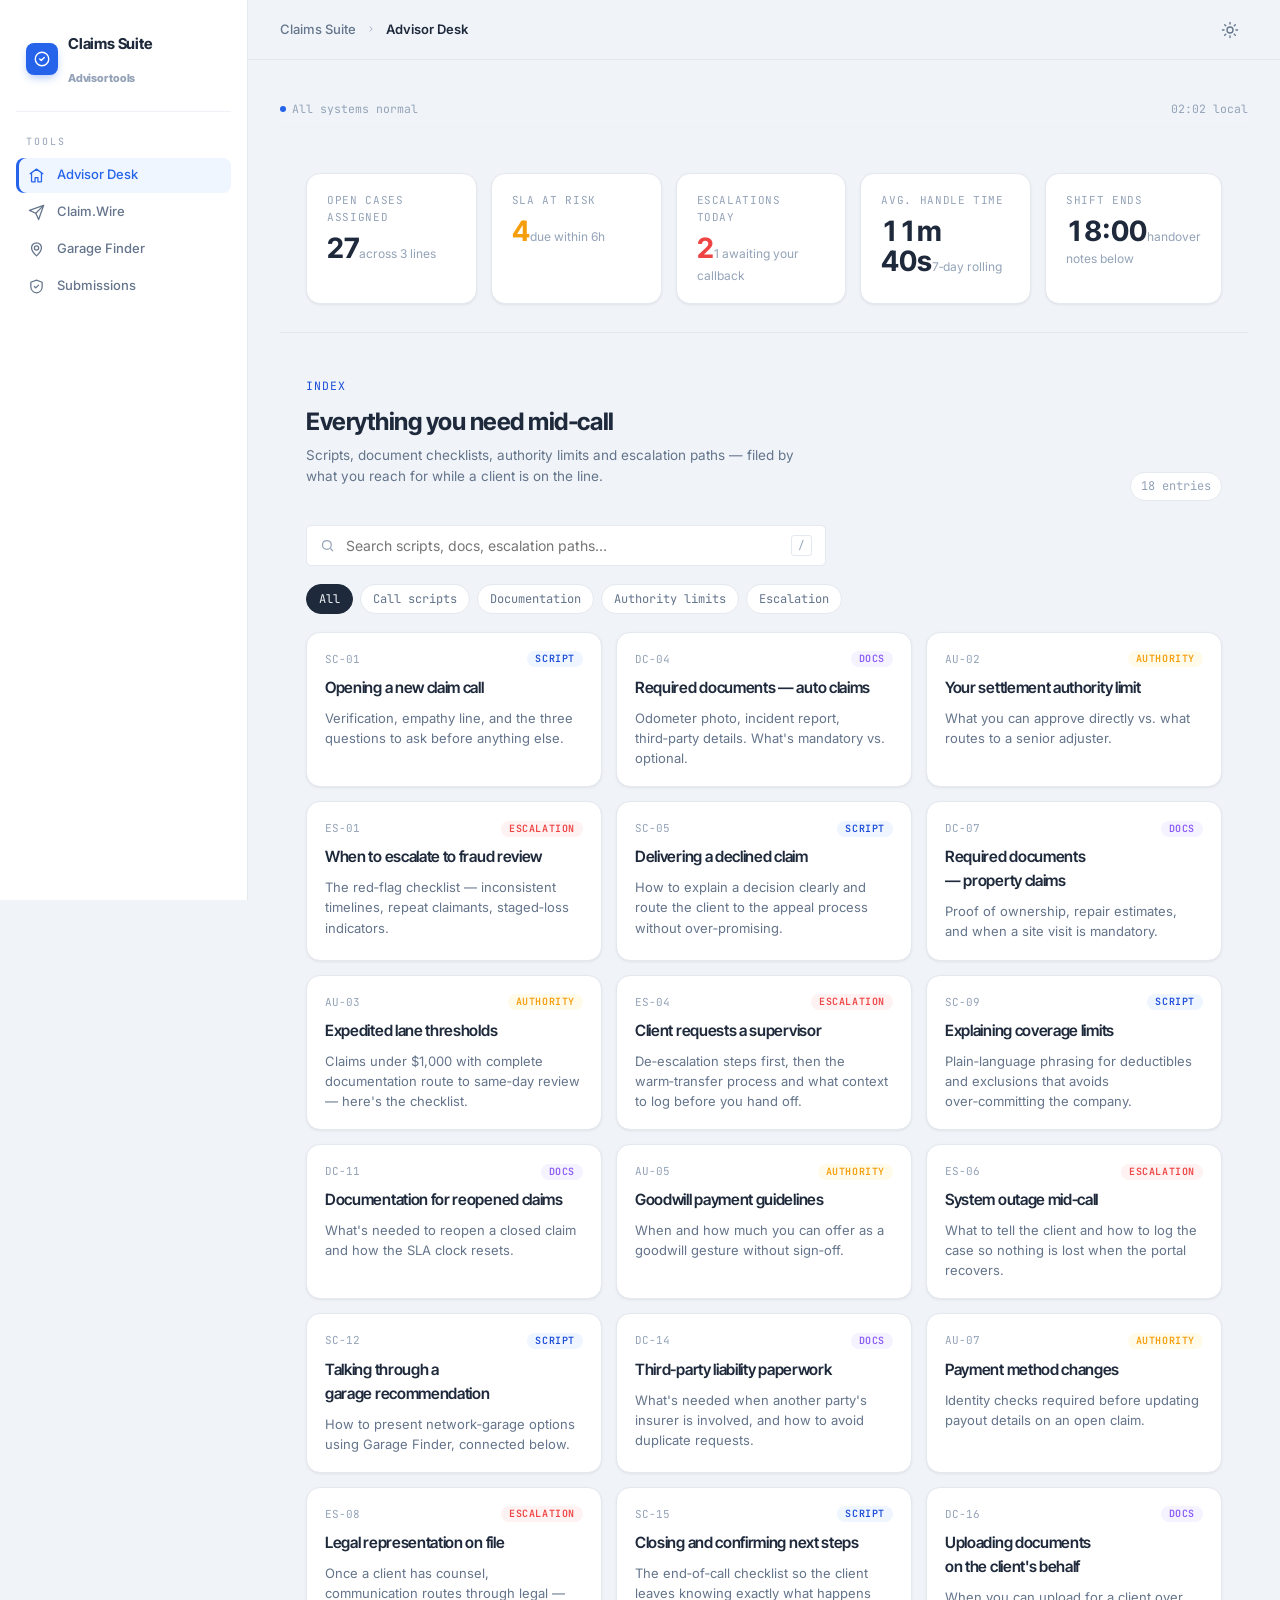
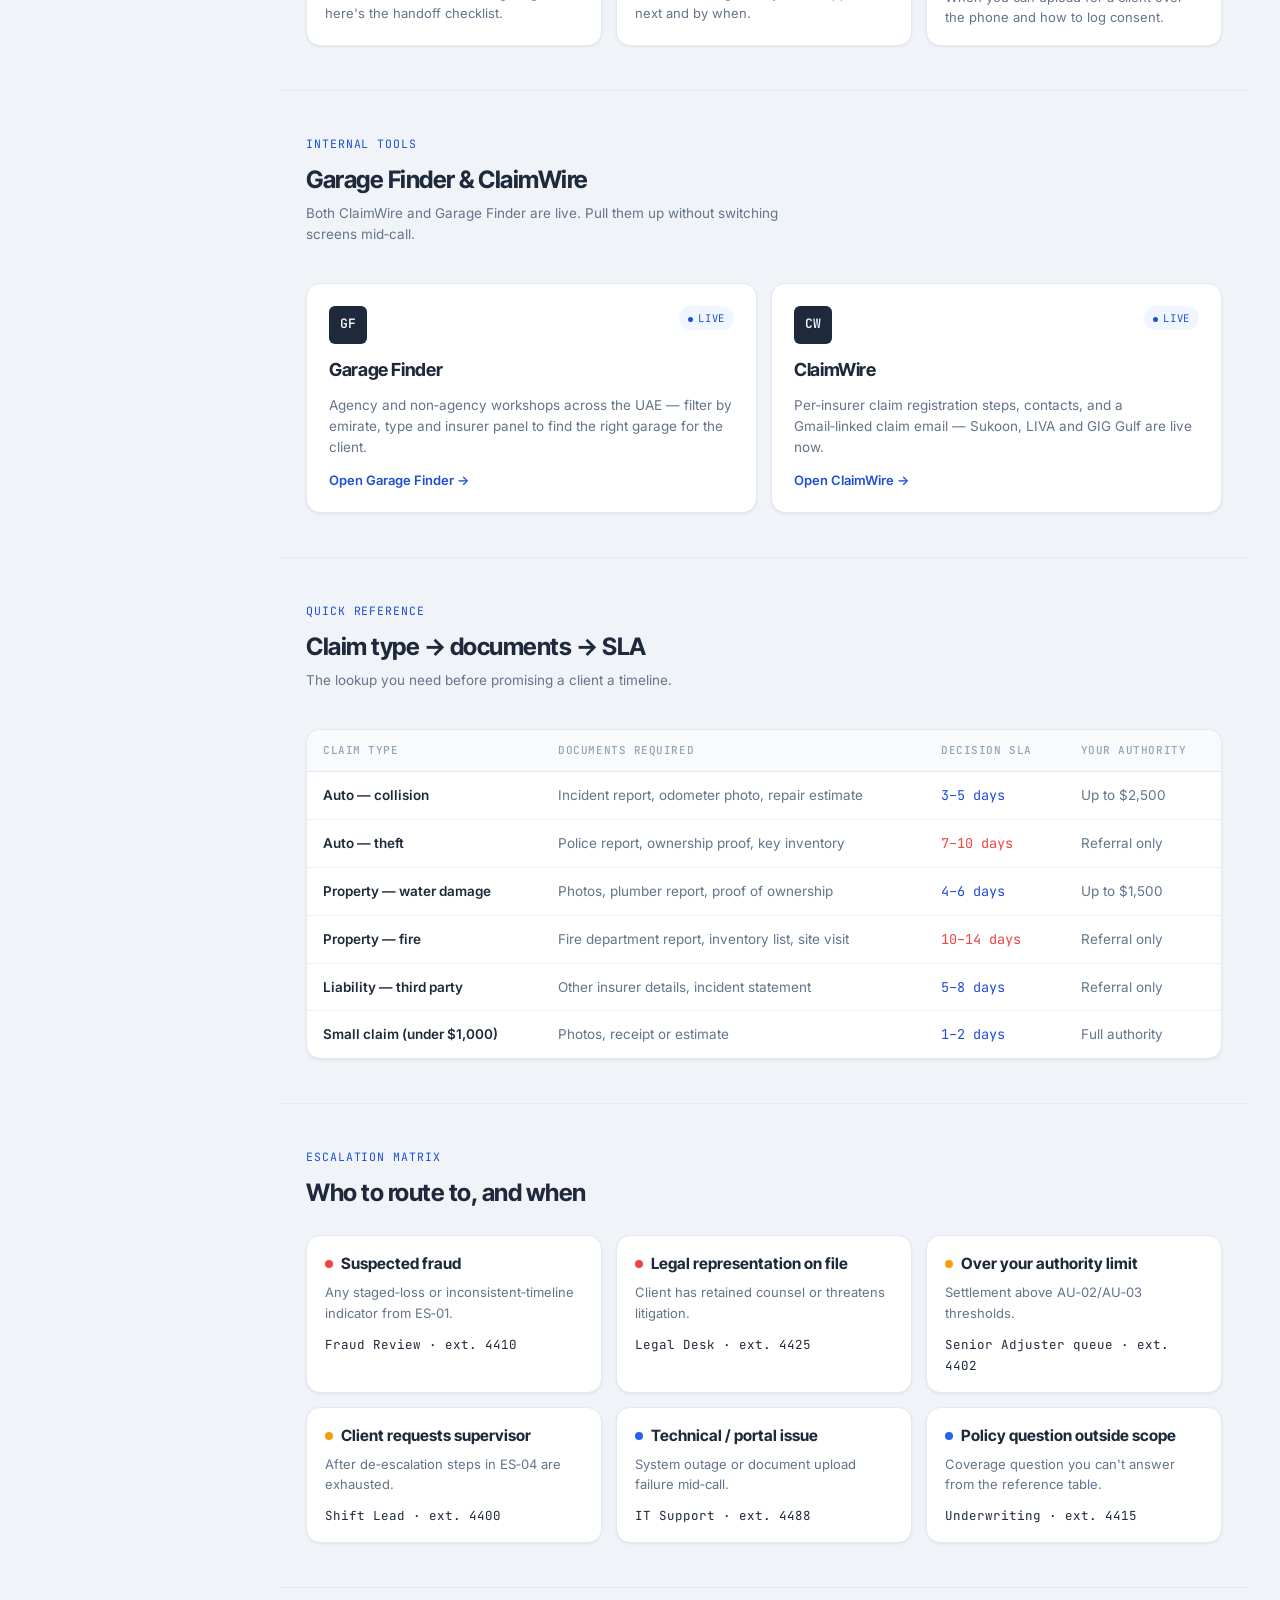
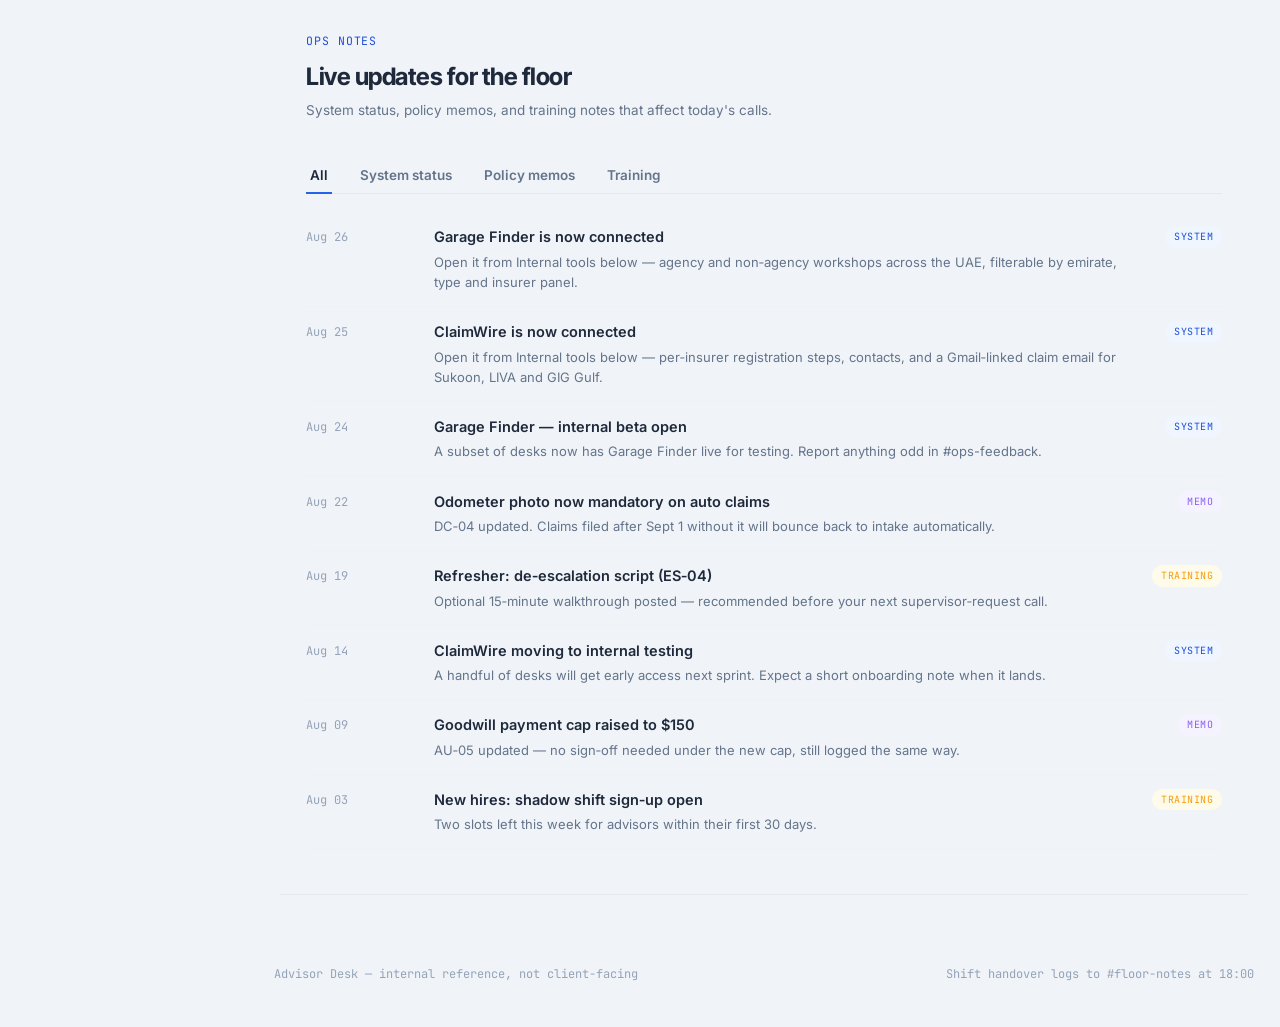
<file: index.html>
<!DOCTYPE html>
<html lang="en">
<head>
<meta charset="UTF-8">
<meta name="viewport" content="width=device-width, initial-scale=1.0, viewport-fit=cover">
<meta name="description" content="Advisor Desk — scripts, docs, authority limits, escalation paths, and links to Garage Finder and Claim.Wire.">
<link rel="icon" href="logo.svg?v=1">
<title>Advisor Desk</title>
<script>try{var t=localStorage.getItem('claims-suite-theme');if(t)document.documentElement.setAttribute('data-theme',t);}catch(e){}</script>
<link rel="stylesheet" href="css/theme-adminator.css">
<link rel="stylesheet" href="css/advisor-desk.css">
</head>
<body data-active="advisor-desk" data-crumbs="Claims Suite | Advisor Desk">

<div class="shell">
<div data-shell-sidebar></div>
<div class="main">
<div data-shell-topbar></div>
<main class="content">
  <div class="wrap topline" style="margin-bottom:18px;">
    <span class="status-dot">All systems normal</span>
    <span id="clock">—</span>
  </div>
  <section class="shiftboard">
    <div class="wrap">
      <div class="board-grid">
        <div class="board-cell"><span class="k">Open cases assigned</span><span class="v">27</span><span class="d">across 3 lines</span></div>
        <div class="board-cell"><span class="k">SLA at risk</span><span class="v warn">4</span><span class="d">due within 6h</span></div>
        <div class="board-cell"><span class="k">Escalations today</span><span class="v flag">2</span><span class="d">1 awaiting your callback</span></div>
        <div class="board-cell"><span class="k">Avg. handle time</span><span class="v mono">11m 40s</span><span class="d">7‑day rolling</span></div>
        <div class="board-cell"><span class="k">Shift ends</span><span class="v mono">18:00</span><span class="d">handover notes below</span></div>
      </div>
    </div>
  </section>

  <section id="index">
    <div class="wrap">
      <div class="section-head">
        <div>
          <span class="kicker">Index</span>
          <h2>Everything you need mid‑call</h2>
          <p>Scripts, document checklists, authority limits and escalation paths — filed by what you reach for while a client is on the line.</p>
        </div>
        <span class="count-pill" id="resultCount">18 entries</span>
      </div>
      <div class="search-box">
        <svg width="15" height="15" viewBox="0 0 24 24" fill="none" stroke="currentColor" stroke-width="2"><circle cx="11" cy="11" r="7"/><path d="m21 21-4.3-4.3"/></svg>
        <input id="indexSearch" type="text" placeholder="Search scripts, docs, escalation paths…" aria-label="Search advisor index">
        <span class="kbd">/</span>
      </div>
      <div class="idx-filters" id="idxFilters">
        <button class="chip active" data-filter="all">All</button>
        <button class="chip" data-filter="scripts">Call scripts</button>
        <button class="chip" data-filter="docs">Documentation</button>
        <button class="chip" data-filter="authority">Authority limits</button>
        <button class="chip" data-filter="escalation">Escalation</button>
      </div>
      <div class="idx-grid" id="idxGrid">
        <a class="idx-card" data-cat="scripts" href="#"><div class="row1"><span class="code">SC‑01</span><span class="tag scripts">Script</span></div><h3>Opening a new claim call</h3><p>Verification, empathy line, and the three questions to ask before anything else.</p></a>
        <a class="idx-card" data-cat="docs" href="#"><div class="row1"><span class="code">DC‑04</span><span class="tag docs">Docs</span></div><h3>Required documents — auto claims</h3><p>Odometer photo, incident report, third‑party details. What's mandatory vs. optional.</p></a>
        <a class="idx-card" data-cat="authority" href="#"><div class="row1"><span class="code">AU‑02</span><span class="tag authority">Authority</span></div><h3>Your settlement authority limit</h3><p>What you can approve directly vs. what routes to a senior adjuster.</p></a>
        <a class="idx-card" data-cat="escalation" href="#"><div class="row1"><span class="code">ES‑01</span><span class="tag escalation">Escalation</span></div><h3>When to escalate to fraud review</h3><p>The red‑flag checklist — inconsistent timelines, repeat claimants, staged‑loss indicators.</p></a>
        <a class="idx-card" data-cat="scripts" href="#"><div class="row1"><span class="code">SC‑05</span><span class="tag scripts">Script</span></div><h3>Delivering a declined claim</h3><p>How to explain a decision clearly and route the client to the appeal process without over‑promising.</p></a>
        <a class="idx-card" data-cat="docs" href="#"><div class="row1"><span class="code">DC‑07</span><span class="tag docs">Docs</span></div><h3>Required documents — property claims</h3><p>Proof of ownership, repair estimates, and when a site visit is mandatory.</p></a>
        <a class="idx-card" data-cat="authority" href="#"><div class="row1"><span class="code">AU‑03</span><span class="tag authority">Authority</span></div><h3>Expedited lane thresholds</h3><p>Claims under $1,000 with complete documentation route to same‑day review — here's the checklist.</p></a>
        <a class="idx-card" data-cat="escalation" href="#"><div class="row1"><span class="code">ES‑04</span><span class="tag escalation">Escalation</span></div><h3>Client requests a supervisor</h3><p>De‑escalation steps first, then the warm‑transfer process and what context to log before you hand off.</p></a>
        <a class="idx-card" data-cat="scripts" href="#"><div class="row1"><span class="code">SC‑09</span><span class="tag scripts">Script</span></div><h3>Explaining coverage limits</h3><p>Plain‑language phrasing for deductibles and exclusions that avoids over‑committing the company.</p></a>
        <a class="idx-card" data-cat="docs" href="#"><div class="row1"><span class="code">DC‑11</span><span class="tag docs">Docs</span></div><h3>Documentation for reopened claims</h3><p>What's needed to reopen a closed claim and how the SLA clock resets.</p></a>
        <a class="idx-card" data-cat="authority" href="#"><div class="row1"><span class="code">AU‑05</span><span class="tag authority">Authority</span></div><h3>Goodwill payment guidelines</h3><p>When and how much you can offer as a goodwill gesture without sign‑off.</p></a>
        <a class="idx-card" data-cat="escalation" href="#"><div class="row1"><span class="code">ES‑06</span><span class="tag escalation">Escalation</span></div><h3>System outage mid‑call</h3><p>What to tell the client and how to log the case so nothing is lost when the portal recovers.</p></a>
        <a class="idx-card" data-cat="scripts" href="#"><div class="row1"><span class="code">SC‑12</span><span class="tag scripts">Script</span></div><h3>Talking through a garage recommendation</h3><p>How to present network‑garage options using Garage Finder, connected below.</p></a>
        <a class="idx-card" data-cat="docs" href="#"><div class="row1"><span class="code">DC‑14</span><span class="tag docs">Docs</span></div><h3>Third‑party liability paperwork</h3><p>What's needed when another party's insurer is involved, and how to avoid duplicate requests.</p></a>
        <a class="idx-card" data-cat="authority" href="#"><div class="row1"><span class="code">AU‑07</span><span class="tag authority">Authority</span></div><h3>Payment method changes</h3><p>Identity checks required before updating payout details on an open claim.</p></a>
        <a class="idx-card" data-cat="escalation" href="#"><div class="row1"><span class="code">ES‑08</span><span class="tag escalation">Escalation</span></div><h3>Legal representation on file</h3><p>Once a client has counsel, communication routes through legal — here's the handoff checklist.</p></a>
        <a class="idx-card" data-cat="scripts" href="#"><div class="row1"><span class="code">SC‑15</span><span class="tag scripts">Script</span></div><h3>Closing and confirming next steps</h3><p>The end‑of‑call checklist so the client leaves knowing exactly what happens next and by when.</p></a>
        <a class="idx-card" data-cat="docs" href="#"><div class="row1"><span class="code">DC‑16</span><span class="tag docs">Docs</span></div><h3>Uploading documents on the client's behalf</h3><p>When you can upload for a client over the phone and how to log consent.</p></a>
      </div>
      <p class="no-results" id="noResults">No index entries match "<span id="noResultsQuery"></span>". Try a different term or clear the filter.</p>
    </div>
  </section>

  <section id="tools">
    <div class="wrap">
      <div class="section-head">
        <div>
          <span class="kicker">Internal tools</span>
          <h2>Garage Finder &amp; ClaimWire</h2>
          <p>Both ClaimWire and Garage Finder are live. Pull them up without switching screens mid‑call.</p>
        </div>
      </div>
      <div class="tools">
        <a class="tool-card" href="garage-finder.html">
          <div class="tool-top"><div class="tool-icon">GF</div><span class="wire-badge live">Live</span></div>
          <h3>Garage Finder</h3>
          <p>Agency and non‑agency workshops across the UAE — filter by emirate, type and insurer panel to find the right garage for the client.</p>
          <span class="tool-cta">Open Garage Finder →</span>
        </a>
        <a class="tool-card" href="claimwire.html">
          <div class="tool-top"><div class="tool-icon">CW</div><span class="wire-badge live">Live</span></div>
          <h3>ClaimWire</h3>
          <p>Per‑insurer claim registration steps, contacts, and a Gmail‑linked claim email — Sukoon, LIVA and GIG Gulf are live now.</p>
          <span class="tool-cta">Open ClaimWire →</span>
        </a>
      </div>
    </div>
  </section>

  <section id="reference">
    <div class="wrap">
      <div class="section-head">
        <div>
          <span class="kicker">Quick reference</span>
          <h2>Claim type → documents → SLA</h2>
          <p>The lookup you need before promising a client a timeline.</p>
        </div>
      </div>
      <div class="table-wrap">
        <table>
          <thead>
            <tr><th>Claim type</th><th>Documents required</th><th>Decision SLA</th><th>Your authority</th></tr>
          </thead>
          <tbody>
            <tr><td class="claim-type">Auto — collision</td><td>Incident report, odometer photo, repair estimate</td><td class="sla normal">3–5 days</td><td>Up to $2,500</td></tr>
            <tr><td class="claim-type">Auto — theft</td><td>Police report, ownership proof, key inventory</td><td class="sla tight">7–10 days</td><td>Referral only</td></tr>
            <tr><td class="claim-type">Property — water damage</td><td>Photos, plumber report, proof of ownership</td><td class="sla normal">4–6 days</td><td>Up to $1,500</td></tr>
            <tr><td class="claim-type">Property — fire</td><td>Fire department report, inventory list, site visit</td><td class="sla tight">10–14 days</td><td>Referral only</td></tr>
            <tr><td class="claim-type">Liability — third party</td><td>Other insurer details, incident statement</td><td class="sla normal">5–8 days</td><td>Referral only</td></tr>
            <tr><td class="claim-type">Small claim (under $1,000)</td><td>Photos, receipt or estimate</td><td class="sla normal">1–2 days</td><td>Full authority</td></tr>
          </tbody>
        </table>
      </div>
    </div>
  </section>

  <section id="escalation">
    <div class="wrap">
      <div class="section-head">
        <div>
          <span class="kicker">Escalation matrix</span>
          <h2>Who to route to, and when</h2>
        </div>
      </div>
      <div class="contacts">
        <div class="contact-card"><h4><span class="sev high"></span>Suspected fraud</h4><p>Any staged‑loss or inconsistent‑timeline indicator from ES‑01.</p><span class="who">Fraud Review · ext. 4410</span></div>
        <div class="contact-card"><h4><span class="sev high"></span>Legal representation on file</h4><p>Client has retained counsel or threatens litigation.</p><span class="who">Legal Desk · ext. 4425</span></div>
        <div class="contact-card"><h4><span class="sev med"></span>Over your authority limit</h4><p>Settlement above AU‑02/AU‑03 thresholds.</p><span class="who">Senior Adjuster queue · ext. 4402</span></div>
        <div class="contact-card"><h4><span class="sev med"></span>Client requests supervisor</h4><p>After de‑escalation steps in ES‑04 are exhausted.</p><span class="who">Shift Lead · ext. 4400</span></div>
        <div class="contact-card"><h4><span class="sev low"></span>Technical / portal issue</h4><p>System outage or document upload failure mid‑call.</p><span class="who">IT Support · ext. 4488</span></div>
        <div class="contact-card"><h4><span class="sev low"></span>Policy question outside scope</h4><p>Coverage question you can't answer from the reference table.</p><span class="who">Underwriting · ext. 4415</span></div>
      </div>
    </div>
  </section>

  <section id="updates">
    <div class="wrap">
      <div class="section-head">
        <div>
          <span class="kicker">Ops notes</span>
          <h2>Live updates for the floor</h2>
          <p>System status, policy memos, and training notes that affect today's calls.</p>
        </div>
      </div>
      <div class="feed-tabs" id="feedTabs">
        <button class="feed-tab active" data-feed="all">All</button>
        <button class="feed-tab" data-feed="ops">System status</button>
        <button class="feed-tab" data-feed="memo">Policy memos</button>
        <button class="feed-tab" data-feed="training">Training</button>
      </div>
      <div class="feed-list" id="feedList">
        <div class="feed-item" data-feed="ops"><div class="date mono">Aug 26</div><div><h4>Garage Finder is now connected</h4><p>Open it from Internal tools below — agency and non‑agency workshops across the UAE, filterable by emirate, type and insurer panel.</p></div><span class="badge ops">System</span></div>
        <div class="feed-item" data-feed="ops"><div class="date mono">Aug 25</div><div><h4>ClaimWire is now connected</h4><p>Open it from Internal tools below — per‑insurer registration steps, contacts, and a Gmail‑linked claim email for Sukoon, LIVA and GIG Gulf.</p></div><span class="badge ops">System</span></div>
        <div class="feed-item" data-feed="ops"><div class="date mono">Aug 24</div><div><h4>Garage Finder — internal beta open</h4><p>A subset of desks now has Garage Finder live for testing. Report anything odd in #ops-feedback.</p></div><span class="badge ops">System</span></div>
        <div class="feed-item" data-feed="memo"><div class="date mono">Aug 22</div><div><h4>Odometer photo now mandatory on auto claims</h4><p>DC‑04 updated. Claims filed after Sept 1 without it will bounce back to intake automatically.</p></div><span class="badge memo">Memo</span></div>
        <div class="feed-item" data-feed="training"><div class="date mono">Aug 19</div><div><h4>Refresher: de‑escalation script (ES‑04)</h4><p>Optional 15‑minute walkthrough posted — recommended before your next supervisor‑request call.</p></div><span class="badge training">Training</span></div>
        <div class="feed-item" data-feed="ops"><div class="date mono">Aug 14</div><div><h4>ClaimWire moving to internal testing</h4><p>A handful of desks will get early access next sprint. Expect a short onboarding note when it lands.</p></div><span class="badge ops">System</span></div>
        <div class="feed-item" data-feed="memo"><div class="date mono">Aug 09</div><div><h4>Goodwill payment cap raised to $150</h4><p>AU‑05 updated — no sign‑off needed under the new cap, still logged the same way.</p></div><span class="badge memo">Memo</span></div>
        <div class="feed-item" data-feed="training"><div class="date mono">Aug 03</div><div><h4>New hires: shadow shift sign‑up open</h4><p>Two slots left this week for advisors within their first 30 days.</p></div><span class="badge training">Training</span></div>
      </div>
    </div>
  </section>
</main>

<footer>
  <div class="wrap" style="display:flex;justify-content:space-between;flex-wrap:wrap;gap:10px;width:100%;">
    <span>Advisor Desk — internal reference, not client‑facing</span>
    <span>Shift handover logs to #floor-notes at 18:00</span>
  </div>
</footer>
</div>
</div>

<script src="js/shell.js"></script>
<script src="advisor-desk.js"></script>
</body>
</html>
</file>
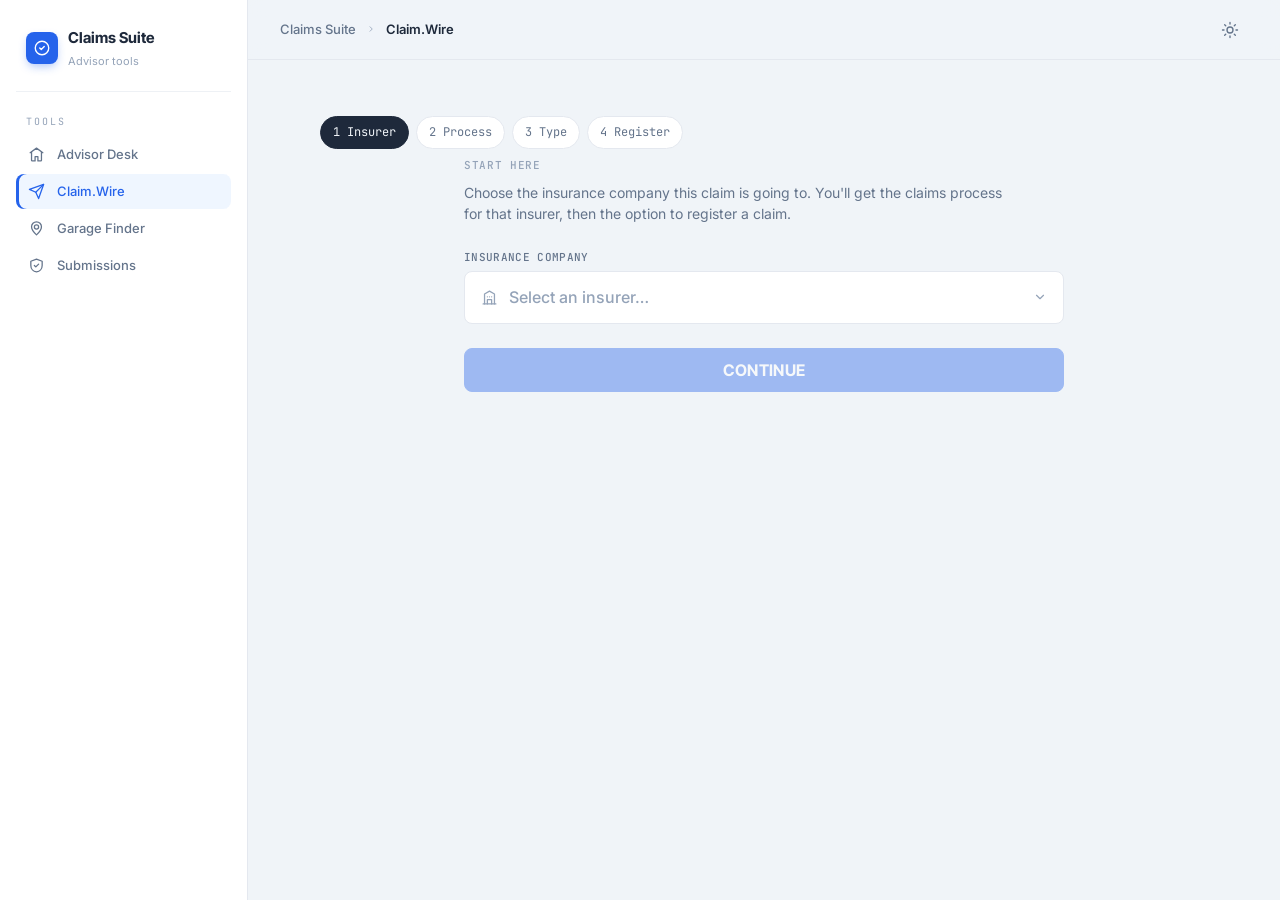
<file: claimwire.html>
<!DOCTYPE html>
<html lang="en">
<head>
<meta charset="UTF-8">
<meta name="viewport" content="width=device-width, initial-scale=1.0, viewport-fit=cover">
<meta name="description" content="Claim.Wire — per-insurer claim registration steps, contacts, and a Gmail-linked claim email.">
<link rel="icon" href="logo.svg?v=1">
<title>Claim Wire</title>
<script>try{var t=localStorage.getItem('claims-suite-theme');if(t)document.documentElement.setAttribute('data-theme',t);}catch(e){}</script>
<link rel="stylesheet" href="css/theme-adminator.css">
<link rel="stylesheet" href="css/claimwire.css">
</head>
<body data-active="claimwire" data-crumbs="Claims Suite | Claim.Wire">

<div class="shell">
<div data-shell-sidebar></div>
<div class="main">
<div data-shell-topbar></div>
<main class="content">

<div class="wire-shell">

  <nav class="trail" id="trail">
    <span class="crumb" data-goto="1">1&nbsp;Insurer</span>
    <span class="crumb" data-goto="2">2&nbsp;Process</span>
    <span class="crumb" data-goto="3">3&nbsp;Type</span>
    <span class="crumb" data-goto="4">4&nbsp;Register</span>
  </nav>

  <!-- STEP 1 — pick insurer -->
  <section class="step" id="step1">
    <div class="narrow">
      <p class="strip-label">Start here</p>
      <p class="lede">Choose the insurance company this claim is going to. You'll get the claims process for that insurer, then the option to register a claim.</p>

      <div class="insurer-field">
        <label class="field-label" id="companySelectLabel">Insurance company</label>
        <div class="insurer-select" id="insurerSelect" tabindex="0" role="combobox" aria-haspopup="listbox" aria-expanded="false" aria-labelledby="companySelectLabel companySelectValue">
          <svg width="17" height="17" viewBox="0 0 24 24" fill="none" stroke="currentColor" stroke-width="1.8" stroke-linecap="round" stroke-linejoin="round" aria-hidden="true">
            <path d="M3 21h18"/><path d="M5 21V7l7-4 7 4v14"/><path d="M9 21v-6h6v6"/><path d="M9 11h.01M15 11h.01M12 11h.01"/>
          </svg>
          <span class="insurer-select-value" id="companySelectValue">Select an insurer&hellip;</span>
          <svg class="insurer-select-caret" width="14" height="14" viewBox="0 0 24 24" fill="none" stroke="currentColor" stroke-width="2" stroke-linecap="round" stroke-linejoin="round" aria-hidden="true">
            <path d="M6 9l6 6 6-6"/>
          </svg>
        </div>
        <ul class="insurer-options" id="insurerOptions" role="listbox" aria-labelledby="companySelectLabel" tabindex="-1" hidden></ul>
      </div>

      <div>
        <button class="btn-plate" id="continueTo2" disabled>Continue</button>
      </div>
    </div>
  </section>

  <!-- STEP 2 — claims process for this insurer -->
  <section class="step" id="step2">
    <button class="back-link" id="backTo1">&larr; Change insurer</button>
    <div class="selected-plate" id="selectedPlate2"></div>
    <p class="strip-label">How a claim gets registered</p>
    <p class="lede" id="processIntro"></p>

    <div class="split">
      <div class="split-main">
        <div id="registerWaysSection"></div>
        <div id="processBody"></div>
        <div id="louSection"></div>
      </div>
      <div class="split-side">
        <p class="strip-label">Quick contacts</p>
        <div class="contact-bar" id="contactBar"></div>
        <div id="surveyorSection"></div>
        <div id="directorySection"></div>
      </div>
    </div>

    <button class="edit-toggle" id="editToggle" type="button">Edit process details for this insurer</button>

    <div class="edit-panel" id="editPanel" hidden>
      <p class="edit-note">Grouped to match the sections on this page — save, and each field updates the matching card above.</p>

      <!-- mirrors the "Quick contacts" card in the sidebar -->
      <p class="strip-label">Quick contacts</p>
      <div class="controls">
        <div class="grid2">
          <div class="field">
            <label class="field-label" for="edit-to">Claims email</label>
            <input id="edit-to" type="email" placeholder="claims@insurer.ae">
          </div>
          <div class="field">
            <label class="field-label" for="edit-cc">Cc</label>
            <input id="edit-cc" type="email" placeholder="broker@example.com">
          </div>
        </div>
        <div class="field">
          <label class="field-label" for="edit-roadside">Roadside assistance number</label>
          <input id="edit-roadside" type="text" placeholder="e.g. 800 xxxx">
        </div>
      </div>

      <!-- mirrors the "Ways to register" card -->
      <p class="strip-label">Ways to register</p>
      <div class="controls">
        <div class="grid2">
          <div class="field">
            <label class="field-label" for="edit-portalurl">Online portal URL <span class="hint">(optional)</span></label>
            <input id="edit-portalurl" type="text" placeholder="https://insurer.ae/eclaim">
          </div>
          <div class="field">
            <label class="field-label" for="edit-portalnote">Portal note <span class="hint">(optional)</span></label>
            <input id="edit-portalnote" type="text" placeholder="e.g. Own-policy claims only, faster than email">
          </div>
        </div>
        <div class="field">
          <label class="field-label" style="display:flex;align-items:center;gap:8px;text-transform:none;letter-spacing:0;font-family:var(--f-body);font-size:13.5px;color:var(--ink);">
            <input id="edit-portalownonly" type="checkbox" style="width:auto;">
            Portal only works for own-policy (comprehensive) claims &mdash; third party must use email
          </label>
        </div>
        <div class="field">
          <label class="field-label" for="edit-registernote">Note shown under "Ways to register" <span class="hint">(optional)</span></label>
          <textarea id="edit-registernote" placeholder="Anything worth flagging about registering the claim itself"></textarea>
        </div>
        <div class="field">
          <label class="field-label" for="edit-regsla">Registration turnaround</label>
          <input id="edit-regsla" type="text" placeholder="e.g. 24 working hours">
        </div>
        <div class="field">
          <label class="field-label" for="edit-regnote">Note shown next to "Registration confirmed" <span class="hint">(optional)</span></label>
          <textarea id="edit-regnote" placeholder="Anything worth flagging right at registration, e.g. don't wait to send the client to a workshop"></textarea>
        </div>
      </div>

      <!-- mirrors the "After you register" timeline card -->
      <p class="strip-label">Assessment, survey &amp; approval timeline</p>
      <div class="controls">
        <div class="field">
          <label class="field-label" for="edit-repairtimeline">One stage per line <span class="hint">— "Stage : timeframe". Defaults to Sukoon's timeline until you override it.</span></label>
          <textarea id="edit-repairtimeline" placeholder="Inspection & quote submission : 1-3 working days"></textarea>
        </div>
      </div>

      <!-- mirrors the "Rental / CCB" stage — only shows live if this is filled in -->
      <p class="strip-label">Rental / CCB</p>
      <div class="controls">
        <div class="field">
          <label class="field-label" for="edit-ccb">Note shown on the process page <span class="hint">— leave blank to hide this stage entirely</span></label>
          <input id="edit-ccb" type="text" placeholder="e.g. Apply for CCB once approved, if eligible">
        </div>
      </div>

      <!-- mirrors the "Surveyor contacts" card -->
      <p class="strip-label">Surveyor contacts</p>
      <div class="controls">
        <div class="field">
          <label class="field-label" for="edit-surveyors">One per line <span class="hint">— e.g. "0501234567-Name"</span></label>
          <textarea id="edit-surveyors" placeholder="0501234567-Name"></textarea>
        </div>
      </div>

      <!-- mirrors the "Department directory" card -->
      <p class="strip-label">Department directory</p>
      <div class="controls">
        <div class="field">
          <label class="field-label" for="edit-ivr">Call center number / IVR note <span class="hint">(optional)</span></label>
          <input id="edit-ivr" type="text" placeholder="e.g. 800405 — press 2-1-1 for claims follow-up">
        </div>
        <div class="field">
          <label class="field-label" for="edit-directory">One row per line <span class="hint">— Label, contact, phone (tab or double-space separated). Got more than one contact or number for a row? Separate them with ";" and each one shows on its own line, e.g. "1st level: a@x.com; 2nd level: b@x.com".</span></label>
          <textarea id="edit-directory" placeholder="Repair approval&#9;Motor Claims &lt;claims@insurer.ae&gt;&#9;800xxx"></textarea>
        </div>
      </div>

      <!-- mirrors the "Notes" card at the end of the process list -->
      <p class="strip-label">Notes</p>
      <div class="controls">
        <div class="field" style="border-bottom:0;">
          <label class="field-label" for="edit-notes">Shown at the end of the process list <span class="hint">(optional)</span></label>
          <textarea id="edit-notes" placeholder="Anything else specific to this insurer's process"></textarea>
        </div>
      </div>

      <div>
        <button class="btn-plate" id="saveProcess" type="button" style="width:auto;padding:11px 20px;">Save process details</button>
      </div>
    </div>

  </section>

  <!-- STEP 3 — claim type -->
  <section class="step" id="step3">
    <div class="mid">
      <button class="back-link" id="backTo2">&larr; Back to process</button>
      <div class="selected-plate" id="selectedPlate3"></div>
      <p class="strip-label">Claim type</p>
      <p class="lede">Is this being registered under the customer's own policy, or against another driver's insurer as a third party?</p>

      <div id="portalReminder"></div>

      <div class="type-list">
        <button class="type-row own" id="pickOwn" type="button">
          <span class="type-flag"></span>
          <span class="type-main">
            <span class="type-kind">Own claim</span>
            <span class="type-name">My Own Insurance</span>
            <p class="type-desc">Registering a claim on the customer's own motor policy with this insurer (own damage).</p>
          </span>
          <span class="type-arrow">&rsaquo;</span>
        </button>
        <button class="type-row tp" id="pickTp" type="button">
          <span class="type-flag"></span>
          <span class="type-main">
            <span class="type-kind">TP claim</span>
            <span class="type-name">Third Party Insurance</span>
            <p class="type-desc">Claiming against this company as the at-fault driver's (third party) insurer.</p>
          </span>
          <span class="type-arrow">&rsaquo;</span>
        </button>
      </div>
    </div>
  </section>

  <!-- STEP 4 — details + send -->
  <section class="step" id="step4">
    <button class="back-link" id="backTo3">&larr; Change claim type</button>
    <p class="lede">
      <strong id="step4CompanyName" style="color:var(--ink);font-family:var(--f-head);font-weight:700;font-size:17px;"></strong>
      <span class="claim-tag" id="step4TypeBadge"></span>
    </p>

    <div class="split">
      <div class="split-main">
        <p class="strip-label">Claim details</p>
        <div class="controls">
          <div class="grid2">
            <div class="field">
              <label class="field-label" for="policy">Policy number</label>
              <input id="policy" type="text" placeholder="POL-000000">
            </div>
            <div class="field">
              <label class="field-label" for="plate">Plate number</label>
              <input id="plate" type="text" placeholder="A 12345">
            </div>
          </div>
          <div class="grid2">
            <div class="field">
              <label class="field-label" for="workshop">Preferred repair location / workshop</label>
              <input id="workshop" type="text" placeholder="e.g. Al Quoz &mdash; Speedex Garage">
            </div>
            <div class="field">
              <label class="field-label" for="clientcontact">Client contact number</label>
              <input id="clientcontact" type="text" placeholder="e.g. 050 123 4567">
            </div>
          </div>
        </div>

        <p class="strip-label">Recipients</p>
        <div class="controls">
          <div class="grid2">
            <div class="field">
              <label class="field-label" for="toAdd">Claims email</label>
              <div class="email-chips" id="toChips"></div>
              <input id="toAdd" type="email" placeholder="Add a recipient, then press Enter">
              <div class="email-note" id="toNote"></div>
            </div>
            <div class="field">
              <label class="field-label" for="ccAdd">Cc <span class="hint">(optional)</span></label>
              <div class="email-chips" id="ccChips"></div>
              <input id="ccAdd" type="email" placeholder="Add a recipient, then press Enter">
            </div>
          </div>
        </div>

        <p class="strip-label">Message</p>
        <div class="controls">
          <div class="field">
            <label class="field-label" for="subject">Subject <span class="hint">&mdash; fills in automatically, editable</span></label>
            <input id="subject" type="text">
          </div>
          <div class="field">
            <label class="field-label" for="body">Message <span class="hint">&mdash; edit freely, tokens work here too</span></label>
            <textarea id="body" style="min-height:160px;"></textarea>
          </div>
        </div>
      </div>

      <div class="split-side">
        <p class="strip-label">Preview</p>
        <div class="preview">
          <div class="preview-row"><div class="k">To</div><div class="v" id="pv-to"></div></div>
          <div class="preview-row"><div class="k">Cc</div><div class="v" id="pv-cc"></div></div>
          <div class="preview-row"><div class="k">Subject</div><div class="v subject" id="pv-subject"></div></div>
          <div class="preview-body" id="pv-body"></div>
        </div>
        <div class="missing-note" id="missingNote"></div>

        <div class="action-row">
          <a class="act is-send" id="openGmail" href="#" target="claimwire-gmail" rel="noopener noreferrer" aria-disabled="true">
            <svg width="15" height="15" viewBox="0 0 24 24" fill="none" xmlns="http://www.w3.org/2000/svg">
              <path d="M3 6.5L12 13L21 6.5" stroke="currentColor" stroke-width="1.8" stroke-linecap="round" stroke-linejoin="round"/>
              <rect x="3" y="5" width="18" height="14" rx="1" stroke="currentColor" stroke-width="1.8"/>
            </svg>
            Open in Gmail
          </a>
          <button class="act" id="copyBody" type="button">Copy message text</button>
          <span class="status" id="statusMsg">Copied</span>
          <a class="act" id="fallbackLink" href="#" target="claimwire-gmail" rel="noopener noreferrer" style="display:none;">Link not opening? Click here</a>
        </div>

        <div class="recap" id="recapBox">
          <p class="recap-label">What happens after you send this</p>
          <ol id="recapList"></ol>
        </div>
      </div>
    </div>

    <footer>
      <span>Claims emails and process notes are remembered per insurer, on this device only.</span>
      <button id="startOver" type="button">Start a new claim</button>
    </footer>
  </section>

</div>

</main>
</div>
</div>

<script src="js/shell.js"></script>
<script src="data/data-insurers.js"></script>
<script src="data/data-claimwire-playbooks.js"></script>
<script src="claimwire.js"></script>
</body>
</html>
</file>
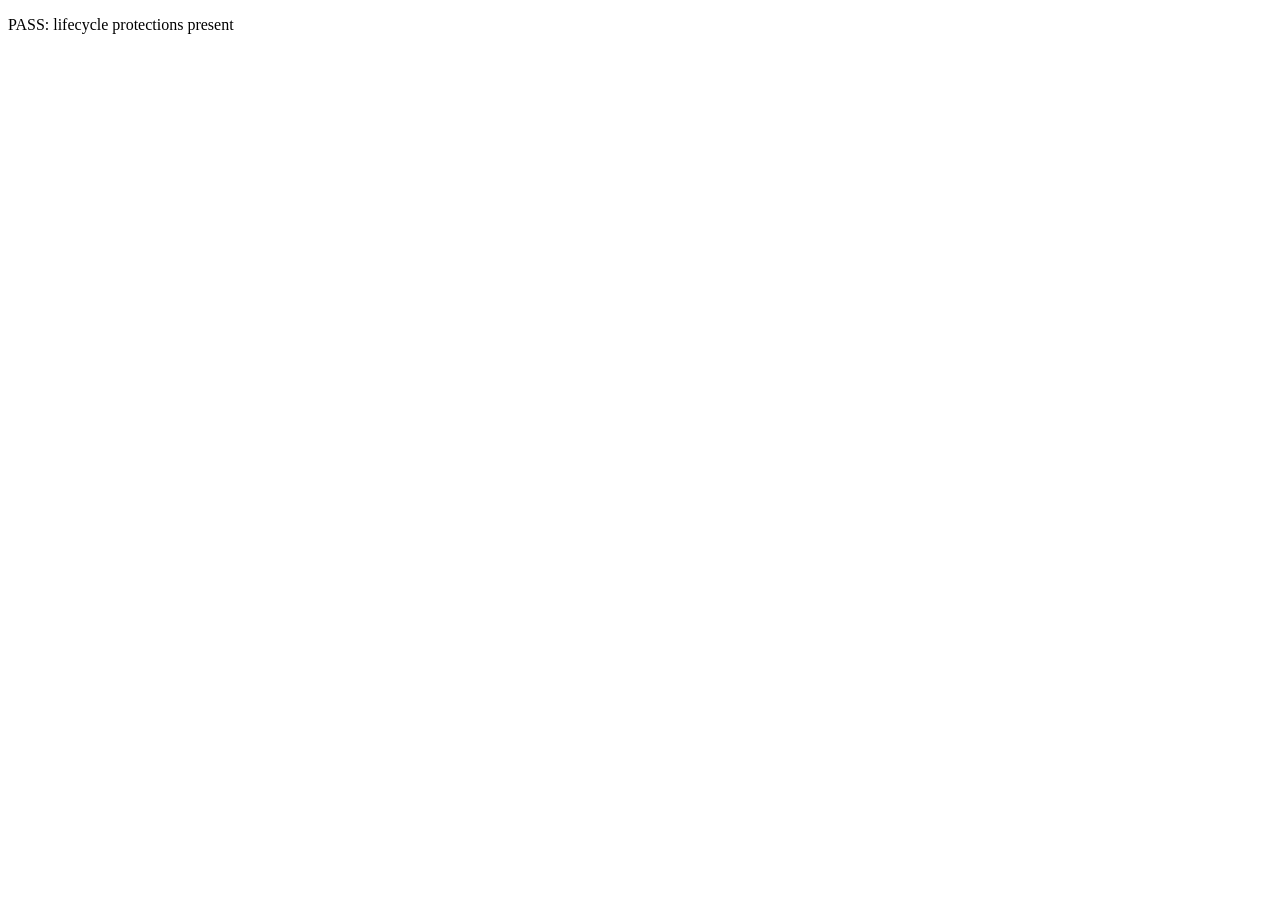
<file: tests/design-mount-lifecycle.html>
<!doctype html><meta charset="utf-8"><title>Design lifecycle regression harness</title>
<p id="result">Running…</p>
<script>
(async()=>{
  const src=await fetch('../core-v4.js').then(r=>r.text());
  const checks=[
    ['mount token guards', (src.match(/seq !== mountSeq/g)||[]).length>=4],
    ['destroy on remount', src.includes('previous.destroy()')],
    ['stylesheet timeout', src.includes('2500')&&src.includes('rec.timedOut')],
    ['stylesheet cache', src.includes('sheets[id]')],
    ['module cache', src.includes('designModules[id]')],
    ['pending import sharing', src.includes('designLoads[id]')],
    ['stale CSS disabled', src.includes("media = 'not all'")],
    ['active CSS enabled', src.includes("media = 'all'")]
  ];
  const failed=checks.filter(x=>!x[1]);
  document.getElementById('result').textContent=failed.length?'FAIL: '+failed.map(x=>x[0]).join(', '):'PASS: lifecycle protections present';
  if(failed.length) document.body.dataset.failed='true';
})();
</script>
</file>
<file: css/theme-adminator.css>
/* Shared Adminator-style theme + app shell — used by index.html, claimwire.html,
   admin.html, and garage-finder's "Adminator" design. Loaded after each page's
   own stylesheet's tokens are aliased onto these. */

@import url('https://fonts.googleapis.com/css2?family=Inter:wght@400;500;600;700&family=Inter+Tight:wght@500;600;700&family=JetBrains+Mono:wght@400;500&display=swap');

:root{
  --bg-body:#f0f4f8; --bg-card:#fff; --bg-sidebar:#fff; --bg-hover:#f8fafc; --bg-muted:#f1f5f9;
  --t-base:#1e293b; --t-muted:#64748b; --t-light:#94a3b8; --t-inverse:#fff;
  --border:#e4e8ef; --border-soft:#eef1f5;
  --primary:#2563eb; --primary-light:#3b82f6; --primary-dark:#1d4ed8; --primary-soft:#eff6ff; --primary-ring:rgba(37,99,235,.18);
  --success:#10b981; --success-soft:#ecfdf5;
  --warning:#f59e0b; --warning-soft:#fffbeb;
  --danger:#ef4444; --danger-soft:#fef2f2;
  --info:#0ea5e9; --info-soft:#f0f9ff;
  --purple:#8b5cf6; --purple-soft:#f5f3ff;
  --pink:#ec4899; --pink-soft:#fdf2f8;
  --teal:#14b8a6; --teal-soft:#f0fdfa;
  --orange:#f97316; --orange-soft:#fff7ed;
  --shadow-sm:0 1px 2px 0 rgba(15,23,42,.04);
  --shadow-card:0 1px 3px 0 rgba(15,23,42,.06),0 1px 2px -1px rgba(15,23,42,.04);
  --shadow-lg:0 10px 15px -3px rgba(15,23,42,.08),0 4px 6px -4px rgba(15,23,42,.05);
  --overlay:rgba(240,244,248,.72);
}
@media (prefers-color-scheme: dark){
  :root:not([data-theme="light"]){
    --bg-body:#0b1120; --bg-card:#141b2d; --bg-sidebar:#141b2d; --bg-hover:#1c2438; --bg-muted:#1a2237;
    --t-base:#f1f5f9; --t-muted:#94a3b8; --t-light:#64748b; --t-inverse:#0b1120;
    --border:#222c42; --border-soft:#1a2237;
    --primary:#60a5fa; --primary-light:#93c5fd; --primary-dark:#3b82f6; --primary-soft:#0f2847; --primary-ring:rgba(96,165,250,.24);
    --success:#34d399; --success-soft:#0f2a20;
    --warning:#fbbf24; --warning-soft:#2b1f08;
    --danger:#f87171; --danger-soft:#2b1414;
    --info:#38bdf8; --info-soft:#0d2232;
    --purple:#a78bfa; --purple-soft:#1e1a2c;
    --pink:#f472b6; --pink-soft:#2a1424;
    --teal:#2dd4bf; --teal-soft:#0e2826;
    --orange:#fb923c; --orange-soft:#2a1810;
    --shadow-sm:0 1px 2px 0 rgba(0,0,0,.4);
    --shadow-card:0 1px 3px 0 rgba(0,0,0,.3),0 1px 2px -1px rgba(0,0,0,.25);
    --shadow-lg:0 10px 15px -3px rgba(0,0,0,.5),0 4px 6px -4px rgba(0,0,0,.4);
    --overlay:rgba(11,17,32,.72);
  }
}
:root[data-theme="dark"]{
  --bg-body:#0b1120; --bg-card:#141b2d; --bg-sidebar:#141b2d; --bg-hover:#1c2438; --bg-muted:#1a2237;
  --t-base:#f1f5f9; --t-muted:#94a3b8; --t-light:#64748b; --t-inverse:#0b1120;
  --border:#222c42; --border-soft:#1a2237;
  --primary:#60a5fa; --primary-light:#93c5fd; --primary-dark:#3b82f6; --primary-soft:#0f2847; --primary-ring:rgba(96,165,250,.24);
  --success:#34d399; --success-soft:#0f2a20;
  --warning:#fbbf24; --warning-soft:#2b1f08;
  --danger:#f87171; --danger-soft:#2b1414;
  --info:#38bdf8; --info-soft:#0d2232;
  --purple:#a78bfa; --purple-soft:#1e1a2c;
  --pink:#f472b6; --pink-soft:#2a1424;
  --teal:#2dd4bf; --teal-soft:#0e2826;
  --orange:#fb923c; --orange-soft:#2a1810;
  --shadow-sm:0 1px 2px 0 rgba(0,0,0,.4);
  --shadow-card:0 1px 3px 0 rgba(0,0,0,.3),0 1px 2px -1px rgba(0,0,0,.25);
  --shadow-lg:0 10px 15px -3px rgba(0,0,0,.5),0 4px 6px -4px rgba(0,0,0,.4);
  --overlay:rgba(11,17,32,.72);
}

/* ---------- base ---------- */
.shell, .shell *{ box-sizing:border-box; }
.shell{ display:grid; grid-template-columns:248px 1fr; min-height:100vh; background:var(--bg-body); color:var(--t-base);
  font-family:Inter,system-ui,Segoe UI,Ubuntu,Cantarell,Noto Sans,-apple-system,Roboto,sans-serif;
  font-size:14px; line-height:1.55; -webkit-font-smoothing:antialiased; }
.shell .eyebrow{ color:var(--t-light); font-family:'JetBrains Mono',monospace; font-size:10px; font-weight:500; letter-spacing:.18em; text-transform:uppercase; }
.shell h1, .shell h2, .shell h3{ font-family:'Inter Tight',Inter,sans-serif; letter-spacing:-.02em; margin:0; }

/* ---------- sidebar ---------- */
.d-sidebar{ background:var(--bg-sidebar); border-right:1px solid var(--border); display:flex; flex-direction:column;
  gap:22px; height:100vh; overflow-y:auto; padding:22px 16px 18px; position:sticky; top:0; }
.d-sidebar::-webkit-scrollbar{ width:4px; }
.d-sidebar .brand{ align-items:center; border-bottom:1px solid var(--border-soft); display:flex; gap:10px; padding:4px 10px 20px; text-decoration:none; color:inherit; }
.d-sidebar .brand-logo{ background:var(--primary); border-radius:8px; box-shadow:0 4px 10px -2px rgba(37,99,235,.4);
  display:grid; place-items:center; height:32px; width:32px; flex-shrink:0; color:#fff; }
.d-sidebar .brand-logo svg{ width:18px; height:18px; }
.d-sidebar .brand-name{ font-family:'Inter Tight',Inter,sans-serif; font-weight:700; font-size:15px; color:var(--t-base); }
.d-sidebar .brand-sub{ color:var(--t-light); font-size:11px; }
.nav-section{ display:flex; flex-direction:column; gap:2px; }
.nav-label{ color:var(--t-light); font-family:'JetBrains Mono',monospace; font-size:10px; letter-spacing:.2em; padding:0 10px 6px; text-transform:uppercase; }
.nav-link{ align-items:center; border-radius:8px; color:var(--t-muted); display:flex; font-size:13px; font-weight:500;
  gap:12px; line-height:1.2; padding:9px 12px; text-decoration:none; transition:background-color .18s ease,color .18s ease,box-shadow .18s ease; }
.nav-link svg{ width:17px; height:17px; flex-shrink:0; fill:none; stroke:currentColor; stroke-width:1.8; stroke-linecap:round; stroke-linejoin:round; }
.nav-link:hover{ background:var(--bg-hover); color:var(--t-base); }
.nav-link.is-active{ background:var(--primary-soft); box-shadow:inset 3px 0 0 var(--primary); color:var(--primary); }
.nav-badge{ margin-left:auto; border-radius:999px; font-family:'JetBrains Mono',monospace; font-size:10px; font-weight:600; padding:2px 7px; background:var(--primary-soft); color:var(--primary); }

/* ---------- topbar ---------- */
.main{ display:flex; flex-direction:column; min-width:0; }
.d-topbar{ align-items:center; backdrop-filter:saturate(140%) blur(10px); -webkit-backdrop-filter:saturate(140%) blur(10px);
  background:var(--overlay); border-bottom:1px solid var(--border); display:flex; height:60px; justify-content:space-between;
  padding:0 32px; position:sticky; top:0; z-index:10; }
.crumbs{ align-items:center; color:var(--t-muted); display:flex; font-size:13px; font-weight:500; gap:10px; }
.crumbs .current{ color:var(--t-base); font-weight:600; }
.crumbs .sep{ color:var(--t-light); width:10px; height:10px; }
.hamburger{ align-items:center; background:none; border:none; border-radius:8px; color:var(--t-base); cursor:pointer;
  display:none; height:36px; justify-content:center; margin-right:4px; padding:0; transition:background .16s; width:36px; }
.hamburger svg{ width:20px; height:20px; stroke:currentColor; stroke-width:2; fill:none; }
.topbar-actions{ align-items:center; display:flex; gap:6px; }
.icon-btn{ align-items:center; background:none; border:none; border-radius:8px; color:var(--t-muted); cursor:pointer;
  display:grid; height:36px; place-items:center; position:relative; transition:background .18s,color .18s; width:36px; }
.icon-btn:hover{ background:var(--bg-hover); color:var(--t-base); }
.icon-btn svg{ width:18px; height:18px; stroke:currentColor; stroke-width:1.8; fill:none; }

/* ---------- content ---------- */
.content{ padding:32px 32px 40px; width:100%; max-width:1240px; }
.grid{ display:grid; gap:20px; grid-template-columns:repeat(12,1fr); }
.grid>*{ min-width:0; }
.col-12{ grid-column:span 12; }
.col-6{ grid-column:span 6; }
.col-4{ grid-column:span 4; }
.col-3{ grid-column:span 3; }
@media (max-width:900px){ .col-6,.col-4,.col-3{ grid-column:span 12; } }

/* ---------- cards / kpis ---------- */
.card, .kpi-card{ background:var(--bg-card); border:1px solid var(--border); border-radius:14px; box-shadow:var(--shadow-card); }
.card{ display:flex; flex-direction:column; min-width:0; padding:22px; }
.card-head{ align-items:flex-end; border-bottom:1px solid var(--border-soft); display:flex; gap:16px; justify-content:space-between; margin-bottom:20px; padding:0 0 16px; }
.card-title{ font-size:16px; font-weight:700; color:var(--t-base); }
.card-action{ color:var(--primary); font-size:12.5px; font-weight:600; text-decoration:none; white-space:nowrap; }
.kpi-card{ display:flex; flex-direction:column; gap:14px; padding:22px 22px 20px; }
.kpi-top{ display:flex; align-items:center; justify-content:space-between; gap:12px; }
.kpi-icon{ border-radius:9px; display:grid; flex-shrink:0; height:32px; place-items:center; width:32px; }
.kpi-icon svg{ width:16px; height:16px; stroke:currentColor; fill:none; stroke-width:1.8; }
.kpi-icon.success{ background:var(--success-soft); color:var(--success); }
.kpi-icon.danger{ background:var(--danger-soft); color:var(--danger); }
.kpi-icon.primary{ background:var(--primary-soft); color:var(--primary); }
.kpi-icon.purple{ background:var(--purple-soft); color:var(--purple); }
.kpi-icon.warning{ background:var(--warning-soft); color:var(--warning); }
.kpi-label{ color:var(--t-muted); font-size:12.5px; font-weight:500; }
.kpi-value{ color:var(--t-base); font-family:'Inter Tight',Inter,sans-serif; font-size:34px; font-weight:700; letter-spacing:-.03em; line-height:1; }
.kpi-pill{ align-items:center; border-radius:999px; display:inline-flex; flex-shrink:0; font-family:'JetBrains Mono',monospace; font-size:10.5px; font-weight:500; gap:4px; letter-spacing:.02em; padding:4px 9px; }
.kpi-pill svg{ width:11px; height:11px; stroke:currentColor; fill:none; stroke-width:2.5; }
.kpi-pill.up{ background:var(--success-soft); color:var(--success); }
.kpi-pill.down{ background:var(--danger-soft); color:var(--danger); }
.kpi-pill.flat, .kpi-pill.info{ background:var(--info-soft); color:var(--info); }

/* ---------- tags / badges ---------- */
.tag{ align-items:center; border-radius:999px; display:inline-flex; font-size:10.5px; font-weight:600; letter-spacing:.02em; line-height:1; padding:3px 9px; }
.tag.t-new{ background:var(--purple-soft); color:var(--purple); }
.tag.t-used{ background:var(--orange-soft); color:var(--orange); }
.tag.t-unavail{ background:var(--danger-soft); color:var(--danger); }
.tag.t-old{ background:var(--bg-muted); color:var(--t-muted); }

/* ---------- table ---------- */
.table{ border-collapse:collapse; width:100%; }
.table thead th{ border-bottom:1px solid var(--border); color:var(--t-light); font-family:'JetBrains Mono',monospace; font-size:10px; font-weight:500; letter-spacing:.14em; padding:10px 0 12px; text-align:left; text-transform:uppercase; }
.table tbody td{ border-bottom:1px solid var(--border-soft); padding:12px 0; font-size:13.5px; color:var(--t-base); }
.table tbody tr:last-child td{ border-bottom:none; }

/* ---------- buttons ---------- */
.btn{ align-items:center; border:1px solid transparent; border-radius:8px; cursor:pointer; display:inline-flex; font-size:13px; font-weight:600; gap:8px; padding:9px 14px; transition:all .18s ease; white-space:nowrap; font-family:inherit; }
.btn svg{ width:15px; height:15px; stroke:currentColor; fill:none; stroke-width:2; }
.btn--primary{ background:var(--primary); box-shadow:0 1px 2px var(--primary-ring); color:#fff; }
.btn--primary:hover{ background:var(--primary-dark); }
.btn--ghost{ background:var(--bg-card); border-color:var(--border); color:var(--t-base); }
.btn--ghost:hover{ background:var(--bg-hover); }

/* ---------- mobile drawer ---------- */
@media (max-width:900px){
  .shell{ grid-template-columns:1fr; }
  .d-sidebar{ position:fixed; left:0; top:0; width:248px; z-index:40; transform:translateX(-100%); transition:transform .22s ease; box-shadow:var(--shadow-lg); }
  .shell.is-drawer-open .d-sidebar{ transform:translateX(0); }
  .hamburger{ display:flex; }
  .content{ padding:20px 18px 32px; }
}
</file>
<file: css/advisor-desk.css>
:root{
    /* Aliased onto the shared Adminator tokens in css/theme-adminator.css — see that
       file for the actual light/dark values; this keeps every rule below unchanged. */
    --paper:var(--bg-body);
    --surface:var(--bg-hover);
    --surface-2:var(--bg-card);
    --ink:var(--t-base);
    --ink-soft:var(--t-muted);
    --ink-faint:var(--t-light);
    --line:var(--border);
    --line-soft:var(--border-soft);
    --cyan:var(--primary);
    --cyan-ink:var(--primary-dark);
    --cyan-soft:var(--primary-soft);
    --amber:var(--warning);
    --amber-soft:var(--warning-soft);
    --violet:var(--purple);
    --violet-soft:var(--purple-soft);
    --red:var(--danger);
    --red-soft:var(--danger-soft);
    --focus:var(--primary);
  }

  *{box-sizing:border-box;}
  body{
    margin:0;background:var(--paper);color:var(--ink);
    font-family:Inter, ui-sans-serif, system-ui, sans-serif;
    font-size:15px;line-height:1.55;-webkit-font-smoothing:antialiased;
  }
  a{color:inherit;}
  .mono{font-family:"JetBrains Mono", ui-monospace, monospace; font-variant-numeric:tabular-nums;}
  h1,h2,h3{font-family:"Inter Tight", ui-sans-serif, sans-serif;text-wrap:balance;margin:0;letter-spacing:-0.005em;}
  .wrap{max-width:1220px;margin:0 auto;padding:0 26px;}
  @media (max-width:640px){.wrap{padding:0 16px;}}
  :focus-visible{outline:2px solid var(--focus);outline-offset:2px;}
  button,input{font-family:inherit;}

  /* ---------- status strip ---------- */
  .topline{
    display:flex;align-items:center;justify-content:space-between;
    padding:8px 0;font-family:"JetBrains Mono";font-size:11.5px;color:var(--ink-faint);
    border-bottom:1px solid var(--line-soft);
  }
  .topline .status-dot{display:inline-flex;align-items:center;gap:6px;}
  .topline .status-dot::before{content:"";width:6px;height:6px;border-radius:50%;background:var(--cyan);}
  .nav{display:flex;align-items:center;gap:22px;padding:14px 0;}
  .brand{font-family:"Inter Tight";font-weight:800;font-size:21px;letter-spacing:-0.01em;flex:0 0 auto;}
  .brand span{color:var(--cyan-ink);}
  .search-box{
    flex:1 1 auto;display:flex;align-items:center;gap:9px;
    background:var(--surface-2);border:1px solid var(--line);border-radius:5px;
    padding:9px 13px;max-width:520px;margin-bottom:18px;
  }
  .search-box svg{flex:0 0 auto;color:var(--ink-faint);}
  .search-box input{
    border:none;background:none;outline:none;width:100%;font-size:14px;color:var(--ink);
  }
  .search-box .kbd{font-family:"JetBrains Mono";font-size:11px;color:var(--ink-faint);border:1px solid var(--line);border-radius:3px;padding:1px 6px;flex:0 0 auto;}
  nav.links{display:flex;gap:20px;font-size:13.5px;font-weight:600;flex:0 0 auto;}
  nav.links a{text-decoration:none;color:var(--ink-soft);}
  nav.links a:hover{color:var(--ink);}
  @media (max-width:980px){nav.links{display:none;}}
  @media (max-width:760px){.search-box{order:3;max-width:none;flex-basis:100%;}}

  /* ---------- shift board ---------- */
  .shiftboard{padding:28px 0;border-bottom:1px solid var(--line);}
  .board-grid{display:grid;grid-template-columns:repeat(5,1fr);gap:14px;}
  @media (max-width:900px){.board-grid{grid-template-columns:repeat(2,1fr);}}
  @media (max-width:460px){.board-grid{grid-template-columns:1fr;}}
  .board-cell{background:var(--surface-2);border:1px solid var(--line);border-radius:14px;box-shadow:var(--shadow-card);padding:18px 20px;}
  .board-cell .k{font-family:"JetBrains Mono";font-size:11px;text-transform:uppercase;letter-spacing:0.06em;color:var(--ink-faint);margin-bottom:8px;display:block;}
  .board-cell .v{font-family:"Inter Tight";font-weight:700;font-size:28px;line-height:1;}
  .board-cell .v.flag{color:var(--red);}
  .board-cell .v.warn{color:var(--amber);}
  .board-cell .d{font-size:12px;color:var(--ink-faint);margin-top:6px;}

  /* ---------- section shell ---------- */
  section{padding:44px 0;border-bottom:1px solid var(--line);}
  .section-head{display:flex;justify-content:space-between;align-items:flex-end;gap:20px;margin-bottom:24px;flex-wrap:wrap;}
  .section-head h2{font-size:24px;font-weight:700;}
  .section-head p{color:var(--ink-soft);font-size:13.5px;max-width:56ch;margin-top:5px;}
  .kicker{font-family:"JetBrains Mono";font-size:11.5px;text-transform:uppercase;letter-spacing:0.08em;color:var(--cyan-ink);margin-bottom:8px;display:block;}
  .count-pill{font-family:"JetBrains Mono";font-size:12px;color:var(--ink-faint);background:var(--surface-2);border:1px solid var(--line);padding:4px 10px;border-radius:20px;}

  /* ---------- index grid ---------- */
  .idx-filters{display:flex;gap:7px;flex-wrap:wrap;margin-bottom:18px;}
  .chip{font-family:"JetBrains Mono";font-size:12px;padding:6px 12px;border-radius:20px;border:1px solid var(--line);background:var(--surface-2);cursor:pointer;color:var(--ink-soft);transition:all .15s;}
  .chip:hover{border-color:var(--ink-soft);}
  .chip.active{background:var(--ink);color:var(--paper);border-color:var(--ink);}
  .idx-grid{display:grid;grid-template-columns:repeat(3,1fr);gap:14px;}
  @media (max-width:900px){.idx-grid{grid-template-columns:repeat(2,1fr);}}
  @media (max-width:600px){.idx-grid{grid-template-columns:1fr;}}
  .idx-card{
    background:var(--surface-2);border:1px solid var(--line);border-radius:14px;box-shadow:var(--shadow-card);
    padding:18px;text-decoration:none;color:var(--ink);
    display:flex;flex-direction:column;gap:8px;transition:transform .18s ease,box-shadow .18s ease,border-color .18s ease;
  }
  .idx-card:hover{transform:translateY(-2px);box-shadow:var(--shadow-lg);border-color:var(--cyan);}
  .idx-card .row1{display:flex;justify-content:space-between;align-items:center;gap:8px;}
  .idx-card .code{font-family:"JetBrains Mono";font-size:11px;color:var(--ink-faint);}
  .idx-card h3{font-size:15.5px;font-weight:600;}
  .idx-card p{font-size:13px;color:var(--ink-soft);margin:0;}
  .idx-card .tag{font-family:"JetBrains Mono";font-size:10px;text-transform:uppercase;letter-spacing:0.06em;padding:3px 8px;border-radius:20px;white-space:nowrap;}
  .tag.scripts{background:var(--cyan-soft);color:var(--cyan-ink);}
  .tag.docs{background:var(--violet-soft);color:var(--violet);}
  .tag.escalation{background:var(--red-soft);color:var(--red);}
  .tag.authority{background:var(--amber-soft);color:var(--amber);}
  .no-results{padding:30px 4px;color:var(--ink-faint);font-size:13.5px;display:none;}
  .no-results.shown{display:block;}

  /* ---------- internal tools ---------- */
  .tools{display:grid;grid-template-columns:1fr 1fr;gap:14px;}
  @media (max-width:760px){.tools{grid-template-columns:1fr;}}
  .tool-card{background:var(--surface-2);border:1px solid var(--line);border-radius:14px;box-shadow:var(--shadow-card);padding:22px;display:flex;flex-direction:column;gap:12px;
    text-decoration:none;color:inherit;transition:transform .18s ease,box-shadow .18s ease,border-color .18s ease;}
  .tool-card:not(.disabled){cursor:pointer;}
  .tool-card:not(.disabled):hover{transform:translateY(-2px);box-shadow:var(--shadow-lg);border-color:var(--cyan);}
  .tool-top{display:flex;justify-content:space-between;align-items:flex-start;gap:12px;}
  .tool-icon{width:38px;height:38px;border-radius:6px;background:var(--ink);color:var(--paper);display:flex;align-items:center;justify-content:center;font-family:"JetBrains Mono";font-weight:600;font-size:13px;flex:0 0 auto;}
  .tool-card h3{font-size:18px;font-weight:700;}
  .tool-card p{font-size:13.5px;color:var(--ink-soft);margin:0;}
  .wire-badge{font-family:"JetBrains Mono";font-size:10.5px;text-transform:uppercase;letter-spacing:0.06em;padding:4px 9px;border-radius:20px;background:var(--amber-soft);color:var(--amber);white-space:nowrap;}
  .wire-badge.live{background:var(--cyan-soft);color:var(--cyan-ink);}
  .wire-badge.live::before{content:"";display:inline-block;width:5px;height:5px;border-radius:50%;background:var(--cyan-ink);margin-right:5px;}
  .tool-cta{font-size:13px;font-weight:600;color:var(--cyan-ink);align-self:flex-start;}
  .tool-card.disabled{opacity:0.75;}

  /* ---------- reference table ---------- */
  .table-wrap{overflow-x:auto;border:1px solid var(--line);border-radius:14px;box-shadow:var(--shadow-card);background:var(--surface-2);}
  table{border-collapse:collapse;width:100%;min-width:680px;font-size:13.5px;}
  thead th{
    text-align:left;font-family:"JetBrains Mono";font-size:11px;text-transform:uppercase;letter-spacing:0.05em;
    color:var(--ink-faint);font-weight:500;padding:12px 16px;border-bottom:1px solid var(--line);background:var(--surface);
  }
  tbody td{padding:13px 16px;border-bottom:1px solid var(--line-soft);color:var(--ink-soft);vertical-align:top;}
  tbody tr:last-child td{border-bottom:none;}
  tbody td.claim-type{color:var(--ink);font-weight:600;}
  .sla{font-family:"JetBrains Mono";}
  .sla.tight{color:var(--red);}
  .sla.normal{color:var(--cyan-ink);}

  /* ---------- escalation contacts ---------- */
  .contacts{display:grid;grid-template-columns:repeat(3,1fr);gap:14px;}
  @media (max-width:860px){.contacts{grid-template-columns:1fr 1fr;}}
  @media (max-width:560px){.contacts{grid-template-columns:1fr;}}
  .contact-card{border:1px solid var(--line);border-radius:14px;box-shadow:var(--shadow-card);background:var(--surface-2);padding:16px 18px;}
  .contact-card .sev{display:inline-block;width:8px;height:8px;border-radius:50%;margin-right:8px;}
  .sev.high{background:var(--red);}
  .sev.med{background:var(--amber);}
  .sev.low{background:var(--cyan);}
  .contact-card h4{font-family:"Inter Tight";font-weight:700;font-size:15.5px;margin:0 0 6px;display:flex;align-items:center;}
  .contact-card p{font-size:13px;color:var(--ink-soft);margin:0 0 10px;}
  .contact-card .who{font-family:"JetBrains Mono";font-size:12.5px;color:var(--ink);}

  /* ---------- feed ---------- */
  .feed-tabs{display:flex;gap:4px;margin-bottom:18px;border-bottom:1px solid var(--line);}
  .feed-tab{font-family:Inter;font-weight:600;font-size:13.5px;padding:9px 4px;margin-right:20px;background:none;border:none;cursor:pointer;color:var(--ink-soft);border-bottom:2px solid transparent;margin-bottom:-1px;}
  .feed-tab.active{color:var(--ink);border-color:var(--cyan);}
  .feed-item{display:grid;grid-template-columns:110px 1fr auto;gap:18px;padding:14px 0;border-bottom:1px solid var(--line-soft);align-items:start;}
  @media (max-width:700px){.feed-item{grid-template-columns:1fr;gap:5px;}}
  .feed-item .date{font-family:"JetBrains Mono";font-size:12px;color:var(--ink-faint);padding-top:2px;}
  .feed-item h4{margin:0 0 3px;font-size:14.5px;font-weight:600;}
  .feed-item p{margin:0;font-size:13px;color:var(--ink-soft);}
  .badge{font-family:"JetBrains Mono";font-size:10px;text-transform:uppercase;letter-spacing:0.05em;padding:3px 9px;border-radius:20px;white-space:nowrap;height:fit-content;}
  .badge.ops{background:var(--cyan-soft);color:var(--cyan-ink);}
  .badge.memo{background:var(--violet-soft);color:var(--violet);}
  .badge.training{background:var(--amber-soft);color:var(--amber);}

  footer{padding:30px 0 44px;font-family:"JetBrains Mono";font-size:12px;color:var(--ink-faint);display:flex;justify-content:space-between;flex-wrap:wrap;gap:10px;}
</file>
<file: css/claimwire.css>
/* ---------- Same design language as Advisor Desk (the homepage this
     tool is opened from): a cool paper ground, cyan as the one accent,
     condensed display type for headings, plain sans for body copy, mono
     for anything that reads as data. Lists read as hairline grids — a
     1px gap between rows showing the ground color through, the way
     Advisor Desk's index grid and stat board are built — rather than
     individually bordered, shadowed cards. ---------- */
  :root{
    /* Aliased onto the shared Adminator tokens in css/theme-adminator.css. */
    --bg:var(--bg-body);
    --paper:var(--bg-card);
    --surface:var(--bg-hover);
    --ink:var(--t-base);
    --ink-2:var(--t-muted);
    --ink-3:var(--t-light);
    --rule:var(--border);
    --rule-2:var(--border-soft);
    --accent:var(--primary);
    --accent-ink:var(--primary-dark);
    --accent-bg:var(--primary-soft);
    --green:var(--success);
    --green-bg:var(--success-soft);
    --red:var(--danger);
    --red-bg:var(--danger-soft);
    --amber:var(--warning);
    --amber-bg:var(--warning-soft);
    --violet:var(--purple);
    --violet-bg:var(--purple-soft);
    --radius:14px;
    --radius-sm:8px;
    --f-head:'Inter Tight',-apple-system,BlinkMacSystemFont,'Segoe UI',sans-serif;
    --f-body:Inter,-apple-system,BlinkMacSystemFont,'Segoe UI',Roboto,sans-serif;
    --f-mono:'JetBrains Mono',ui-monospace,SFMono-Regular,Menlo,monospace;
    /* spacing scale — everything on the page is set from these six steps */
    --sp-1:4px;
    --sp-2:8px;
    --sp-3:12px;
    --sp-4:16px;
    --sp-5:24px;
    --sp-6:32px;
  }
  *{box-sizing:border-box;}
  html,body{margin:0;padding:0;}
  body{
    background:var(--bg);
    color:var(--ink);
    font-family:var(--f-body);
    font-size:14.5px;
    line-height:1.5;
    -webkit-font-smoothing:antialiased;
  }
  @media (prefers-reduced-motion:reduce){ *{ animation:none !important; transition:none !important; } }

  .wire-shell{max-width:1400px;margin:0 auto;padding:0 40px 64px;}
  @media (max-width:1200px){ .wire-shell{padding:0 24px 64px;} }
  @media (max-width:640px){ .wire-shell{padding:0 16px 56px;} }

  .narrow{max-width:600px;margin:0 auto;}
  .mid{max-width:760px;margin:0 auto;}

  /* ---------- step trail: styled as Advisor Desk's .chip filters ---------- */
  .trail{display:flex;align-items:center;gap:7px;margin:var(--sp-5) 0 var(--sp-2);
    flex-wrap:wrap;}
  .trail .crumb{font-family:var(--f-mono);font-size:12px;padding:6px 12px;border-radius:20px;
    color:var(--ink-2);background:var(--paper);border:1px solid var(--rule);transition:border-color .15s;}
  .trail .crumb.active{background:var(--ink);color:var(--bg);border-color:var(--ink);}
  .trail .crumb.done{color:var(--accent-ink);cursor:pointer;border-color:var(--accent-bg);background:var(--accent-bg);}
  .trail .crumb.done:hover{border-color:var(--accent);}

  /* Every step body is one vertical stack — direct children get one
     consistent gap so there's never a guess about "how much space here". */
  .step > .narrow > * + *,
  .step > .mid > * + *,
  .step > * + *{margin-top:var(--sp-5);}
  .step > .narrow > .back-link,
  .step > .mid > .back-link,
  .step > .back-link{margin-top:0;}

  /* Exception: a caption (.strip-label) sits close to the thing it labels,
     not at the standard section gap — higher specificity than the rules
     above so it always wins, regardless of source order. */
  .step > .narrow > .strip-label + *,
  .step > .mid > .strip-label + *,
  .step > .strip-label + *,
  .split-main > .strip-label + *,
  .split-side > .strip-label + *,
  .edit-panel > .strip-label + *{margin-top:var(--sp-2);}

  /* The edit panel repeats the same "label, then its card" pattern as the
     live page (see rules above), so its groups get the same two gaps. */
  .edit-panel > * + *{margin-top:var(--sp-5);}

  .strip-label{font-family:var(--f-mono);font-size:11px;font-weight:500;letter-spacing:.06em;text-transform:uppercase;
    color:var(--ink-3);margin:0 0 var(--sp-2);}

  p.lede{color:var(--ink-2);font-size:14px;max-width:62ch;margin:0;}

  /* ---------- wide-screen two-column layouts ---------- */
  .split{display:grid;grid-template-columns:1.5fr 1fr;gap:0 var(--sp-5);align-items:start;}
  @media (max-width:900px){ .split{display:block;} }
  .split-side{position:sticky;top:18px;}
  @media (max-width:900px){ .split-side{position:static;margin-top:var(--sp-5);} }

  /* Cards stacked inside a split column all get the same gap between them,
     whether that's registerWaysSection/processBody/louSection on the left
     or contactBar/surveyorSection/directorySection on the right. Margins
     collapse with each section's own strip-label margin, so this is the
     only place that gap is set. */
  .split-main > * + *,
  .split-side > * + *{margin-top:var(--sp-5);}

  /* ---------- controls panel (a single card, rows divided by hairlines) ---------- */
  .controls{background:var(--paper);border:1px solid var(--rule);border-radius:var(--radius);box-shadow:var(--shadow-card);
    overflow:hidden;}
  .field{padding:12px 16px;border-bottom:1px solid var(--rule-2);}
  .field:last-child{border-bottom:0;}
  .field-label{font-family:var(--f-mono);font-size:11px;font-weight:500;letter-spacing:.03em;
    text-transform:uppercase;color:var(--ink-2);display:block;margin-bottom:5px;}
  .field-label .hint{font-family:var(--f-body);font-weight:400;text-transform:none;letter-spacing:0;color:var(--ink-3);font-size:11.5px;}
  .field input,.field select,.field textarea{width:100%;border:0;background:transparent;
    font-family:var(--f-body);font-size:14.5px;color:var(--ink);padding:0;}
  .field input:focus,.field select:focus,.field textarea:focus{outline:none;}
  .field:focus-within{background:var(--rule-2);}
  .field select{appearance:none;-webkit-appearance:none;background-image:url("data:image/svg+xml,%3Csvg xmlns='http://www.w3.org/2000/svg' width='14' height='14' viewBox='0 0 24 24' fill='none'%3E%3Cpath d='M6 9l6 6 6-6' stroke='%23556067' stroke-width='2' stroke-linecap='round' stroke-linejoin='round'/%3E%3C/svg%3E");
    background-repeat:no-repeat;background-position:right center;padding-right:22px;cursor:pointer;}
  .field textarea{resize:vertical;min-height:84px;line-height:1.6;font-size:14px;}

  /* ---------- insurer picker: styled like Advisor Desk's header search
     box — the one field on step 1 earns a more prominent, distinct
     control instead of sitting inside a generic .controls card. Fully
     custom (not a native <select>) so the open options list can carry
     the same hairline-grid treatment as the rest of the page. ---------- */
  .insurer-field{position:relative;}
  .insurer-select{display:flex;align-items:center;gap:11px;background:var(--paper);
    border:1px solid var(--rule);border-radius:var(--radius-sm);padding:13px 16px;
    cursor:pointer;user-select:none;transition:border-color .15s ease;}
  .insurer-select:hover{border-color:var(--ink-3);}
  .insurer-select:focus{outline:none;border-color:var(--accent);}
  .insurer-select.is-open{border-color:var(--accent);}
  .insurer-select svg{flex:none;color:var(--ink-3);}
  .insurer-select-value{flex:1;min-width:0;color:var(--ink-3);font-family:var(--f-body);
    font-size:16px;font-weight:500;white-space:nowrap;overflow:hidden;text-overflow:ellipsis;}
  .insurer-select-value.is-set{color:var(--ink);}
  .insurer-select-caret{transition:transform .15s ease;}
  .insurer-select.is-open .insurer-select-caret{transform:rotate(180deg);}

  .insurer-options{position:absolute;left:0;right:0;top:calc(100% + 6px);z-index:30;
    list-style:none;margin:0;padding:0;max-height:280px;overflow-y:auto;
    display:flex;flex-direction:column;gap:1px;background:var(--rule);
    border:1px solid var(--rule);border-radius:var(--radius-sm);overflow-x:hidden;
    box-shadow:0 8px 20px rgba(23,34,43,.12);}
  .insurer-options[hidden]{display:none;}
  .insurer-option{background:var(--paper);padding:11px 16px;cursor:pointer;
    font-family:var(--f-body);font-size:15px;font-weight:500;color:var(--ink);
    display:flex;align-items:center;justify-content:space-between;gap:10px;}
  .insurer-option:hover,.insurer-option.is-active{background:var(--surface);}
  .insurer-option.is-selected{color:var(--accent-ink);font-weight:600;}
  .insurer-option-check{flex:none;color:var(--accent);opacity:0;font-size:14px;}
  .insurer-option.is-selected .insurer-option-check{opacity:1;}

  .grid2{display:grid;grid-template-columns:1fr 1fr;}
  @media (max-width:560px){ .grid2{grid-template-columns:1fr;} }
  .grid2 .field{border-right:1px solid var(--rule-2);}
  .grid2 .field:nth-child(2n){border-right:0;}
  @media (max-width:560px){ .grid2 .field{border-right:0;} }

  /* ---------- buttons ---------- */
  .btn-plate{appearance:none;cursor:pointer;background:var(--accent);color:#fff;border:1px solid var(--accent);
    border-radius:var(--radius-sm);font-family:var(--f-head);font-weight:700;font-size:16px;letter-spacing:.02em;
    text-transform:uppercase;padding:11px 20px;width:100%;transition:background .12s ease,opacity .12s ease;}
  .btn-plate:hover{background:var(--accent-ink);border-color:var(--accent-ink);}
  .btn-plate:disabled{opacity:.4;cursor:not-allowed;}
  .btn-plate:focus-visible{outline:2px solid var(--accent);outline-offset:2px;}

  .act{appearance:none;cursor:pointer;background:var(--paper);border:1px solid var(--rule);
    font-family:var(--f-head);font-size:14.5px;font-weight:700;letter-spacing:.01em;text-transform:uppercase;
    border-radius:var(--radius-sm);
    padding:8px 14px;color:var(--ink);text-decoration:none;display:inline-flex;align-items:center;gap:7px;}
  .act:hover{background:var(--rule-2);}
  .act:focus-visible{outline:2px solid var(--accent);outline-offset:2px;}

  .act.is-send{background:var(--accent);border-color:var(--accent);color:#fff;font-size:15px;padding:9px 18px;}
  .act.is-send:hover{background:var(--accent-ink);border-color:var(--accent-ink);}
  .act.is-send[aria-disabled="true"]{opacity:.45;pointer-events:none;background:var(--ink-3);border-color:var(--ink-3);}

  .back-link{background:none;border:0;color:var(--ink-2);font-family:var(--f-mono);font-size:12px;font-weight:500;
    letter-spacing:.03em;text-transform:uppercase;
    cursor:pointer;display:inline-flex;align-items:center;gap:6px;
    padding:0;margin:0;}
  .back-link:hover{color:var(--ink);}

  /* ---------- claim type index cards: a hairline grid, like Advisor
     Desk's idx-grid/tools grid — a 1px gap in the rule color between
     cells stands in for individual card borders. ---------- */
  .type-list{display:grid;grid-template-columns:1fr;gap:1px;background:var(--rule);
    border:1px solid var(--rule);border-radius:var(--radius);box-shadow:var(--shadow-card);overflow:hidden;}
  @media (min-width:640px){ .type-list{grid-template-columns:1fr 1fr;} }
  .type-row{width:100%;text-align:left;background:var(--paper);
    display:flex;align-items:stretch;cursor:pointer;font-family:inherit;
    color:var(--ink);transition:background .12s ease;}
  .type-row:hover{background:var(--surface);}
  .type-row:focus-visible{outline:2px solid var(--accent);outline-offset:-2px;}
  .type-flag{width:5px;background:var(--green);flex:none;}
  .type-row.tp .type-flag{background:var(--red);}
  .type-main{padding:var(--sp-4);min-width:0;flex:1;}
  .type-kind{font-family:var(--f-mono);font-size:10.5px;font-weight:500;letter-spacing:.06em;text-transform:uppercase;
    color:var(--green);display:block;margin-bottom:var(--sp-1);}
  .type-row.tp .type-kind{color:var(--red);}
  .type-name{font-family:var(--f-head);font-weight:700;font-size:19px;letter-spacing:-0.01em;margin:0 0 var(--sp-1);}
  .type-desc{color:var(--ink-2);font-size:13px;margin:0;line-height:1.5;}
  .type-arrow{align-self:center;padding:0 var(--sp-4);color:var(--ink-3);font-size:20px;flex:none;}

  /* ---------- process feed: a card of dated/ordered entries ---------- */
  .stage-list{display:flex;flex-direction:column;gap:1px;background:var(--rule);
    border:1px solid var(--rule);border-radius:var(--radius);box-shadow:var(--shadow-card);overflow:hidden;}
  .stage-row{display:flex;align-items:stretch;background:var(--paper);}
  .stage-flag{width:5px;background:var(--amber);flex:none;}
  .stage-num{display:flex;align-items:flex-start;justify-content:center;width:44px;flex:none;padding-top:var(--sp-3);}
  .stage-num::before{content:attr(data-n);display:flex;align-items:center;justify-content:center;
    width:22px;height:22px;border-radius:50%;background:var(--ink);color:var(--paper);
    font-family:var(--f-mono);font-weight:600;font-size:11px;}
  .stage-main{padding:var(--sp-3) var(--sp-4) var(--sp-3) 0;min-width:0;flex:1;}
  .stage-title{font-family:var(--f-head);font-weight:700;font-size:16px;letter-spacing:.01em;margin:0 0 var(--sp-1);}
  .stage-desc{color:var(--ink-2);font-size:13px;margin:0;line-height:1.5;}
  .stage-desc + .stage-desc{margin-top:var(--sp-2);}
  .stage-sla{display:inline-flex;align-items:center;margin-top:var(--sp-2);font-family:var(--f-mono);
    font-size:11px;font-weight:500;letter-spacing:.02em;
    color:var(--amber);background:var(--amber-bg);border-radius:999px;
    padding:2px 9px;}
  .stage-extra-note{margin-top:var(--sp-2);background:var(--violet-bg);color:var(--ink);
    border-radius:var(--radius-sm);padding:var(--sp-2) var(--sp-3);}
  .stage-sublist{margin:var(--sp-3) 0 0;padding:0;list-style:none;}
  .stage-sublist li{display:grid;grid-template-columns:1fr auto;gap:var(--sp-3);align-items:baseline;
    padding:var(--sp-2) 0;border-top:1px solid var(--rule-2);}
  .stage-sublist li:first-child{border-top:0;padding-top:0;}
  .stage-sublist .sub-label{font-size:13px;color:var(--ink);}
  .stage-sublist .sub-time{font-family:var(--f-mono);font-size:11.5px;font-weight:500;color:var(--amber);
    white-space:nowrap;text-align:right;}

  /* ---------- selected insurer chip + status pills ---------- */
  .selected-plate{display:inline-flex;align-items:center;gap:var(--sp-2);background:var(--paper);
    border:1px solid var(--rule);border-radius:999px;padding:6px 14px 6px 6px;}
  .selected-plate .code{font-family:var(--f-mono);font-weight:600;font-size:11px;letter-spacing:.03em;
    background:var(--ink);color:var(--paper);border-radius:999px;padding:5px 9px;}
  .selected-plate .name{font-family:var(--f-head);font-size:15px;font-weight:700;}

  .claim-tag{display:inline-flex;align-items:center;font-family:var(--f-mono);font-size:11px;font-weight:500;
    letter-spacing:.03em;text-transform:uppercase;padding:4px 10px;border-radius:999px;background:var(--green-bg);
    color:var(--green);margin-left:var(--sp-2);vertical-align:middle;}
  .claim-tag.tp{background:var(--red-bg);color:var(--red);}

  .email-note{font-size:12px;color:var(--ink-3);margin-top:var(--sp-2);}
  .email-note.remembered{color:var(--green);}

  /* ---------- claims-email chips: the insurer's on-file address can't
     be removed, only edited via the process step — extra recipients
     the user adds here are suggestions and can be removed freely. ---------- */
  .email-chips{display:flex;flex-wrap:wrap;gap:6px;margin-bottom:6px;}
  .email-chips:empty{display:none;}
  .email-chip{display:inline-flex;align-items:center;gap:6px;background:var(--surface);
    border:1px solid var(--rule);border-radius:20px;padding:5px 8px 5px 12px;
    font-family:var(--f-mono);font-size:12.5px;color:var(--ink);max-width:100%;}
  .email-chip .addr{overflow:hidden;text-overflow:ellipsis;white-space:nowrap;}
  .email-chip.locked{padding-right:12px;}
  .email-chip .lock-ic{flex:none;color:var(--ink-3);}
  .email-chip .rm{flex:none;appearance:none;border:0;background:var(--rule-2);color:var(--ink-2);
    width:16px;height:16px;border-radius:50%;font-size:11px;line-height:1;cursor:pointer;
    display:flex;align-items:center;justify-content:center;padding:0;}
  .email-chip .rm:hover{background:var(--red-bg);color:var(--red);}

  /* Neutral informational callout — portal reminder, LOU note. Uses the
     "reference" violet from Advisor Desk's docs tag, distinct from the
     interactive cyan accent and from .ivr-note (amber, an actionable
     call-center number). */
  .note-block{font-size:13px;line-height:1.6;color:var(--ink-2);background:var(--violet-bg);
    border-radius:var(--radius-sm);padding:var(--sp-3) var(--sp-4);}

  /* ---------- process contact bar (single card in the sidebar) ---------- */
  .contact-bar{display:flex;flex-direction:column;gap:1px;background:var(--rule);
    border:1px solid var(--rule);border-radius:var(--radius);box-shadow:var(--shadow-card);overflow:hidden;}
  .contact-cell{padding:var(--sp-3) var(--sp-4);background:var(--paper);}
  .contact-cell .row{display:flex;align-items:center;justify-content:space-between;gap:var(--sp-2);}
  /* ---------- click-to-copy: every email/phone value in the page is
     tap/click-able and copies itself, instead of sitting next to a
     separate Copy button. ---------- */
  .copyable{cursor:pointer;border-bottom:1px dashed var(--rule-2);transition:color .12s ease,border-color .12s ease;}
  .copyable:hover{color:var(--accent-ink);border-bottom-color:var(--accent);}
  .copyable:focus-visible{outline:2px solid var(--accent);outline-offset:2px;border-radius:2px;}
  .copyable.copied{color:var(--green);border-bottom-color:var(--green);}
  .copy-flag{display:none;margin-left:6px;font-family:var(--f-mono);font-size:10px;font-weight:700;
    color:var(--green);text-transform:uppercase;letter-spacing:.03em;}
  .copyable.copied .copy-flag{display:inline;}
  .contact-cell .field-label{margin-bottom:var(--sp-1);}
  .contact-cell .val{font-family:var(--f-mono);font-size:12.5px;word-break:break-word;}
  .contact-cell .val.empty{font-family:var(--f-body);color:var(--ink-3);font-style:italic;}

  /* ---------- ways to register: hairline-grid card ---------- */
  .way-list{display:flex;flex-direction:column;gap:1px;background:var(--rule);
    border:1px solid var(--rule);border-radius:var(--radius);box-shadow:var(--shadow-card);overflow:hidden;}
  .way-row{display:flex;align-items:stretch;background:var(--paper);}
  .way-flag{width:5px;background:var(--green);flex:none;}
  .way-row.is-email .way-flag{background:var(--accent);}
  .way-main{padding:var(--sp-3) var(--sp-4);min-width:0;flex:1;}
  .way-title{font-family:var(--f-head);font-weight:700;font-size:16px;margin:0 0 var(--sp-1);}
  .way-desc{color:var(--ink-2);font-size:13px;margin:0;line-height:1.5;}
  .way-cta{align-self:center;padding:0 var(--sp-4);flex:none;}
  @media (max-width:480px){ .way-row{flex-wrap:wrap;} .way-cta{padding:0 0 var(--sp-3) var(--sp-4);} }

  /* ---------- surveyor / directory contact rows: styled as data tables,
     hairline-grid, zebra-striped like a call sheet ---------- */
  .contact-list{display:flex;flex-direction:column;gap:1px;background:var(--rule);
    border:1px solid var(--rule);border-radius:var(--radius);box-shadow:var(--shadow-card);overflow:hidden;}
  .contact-row{display:grid;grid-template-columns:1fr auto;gap:var(--sp-3);align-items:center;padding:var(--sp-3) var(--sp-4);
    background:var(--paper);}
  .contact-row:nth-child(even){background:var(--surface);}
  .contact-row .who{font-size:13px;}
  .contact-row .who small{display:block;color:var(--ink-3);font-size:11.5px;margin-top:1px;}
  .contact-row .num{font-family:var(--f-mono);font-size:12px;font-weight:500;white-space:nowrap;color:var(--ink-2);}
  /* One row = label+phone on top, the email/contact string given the
     full card width below it — an email column squeezed between two
     others just forces awkward mid-word breaks. */
  .dir-row{padding:var(--sp-3) var(--sp-4);background:var(--paper);}
  .dir-row:nth-child(even){background:var(--surface);}
  .dir-top{display:flex;align-items:flex-start;justify-content:space-between;gap:var(--sp-3);}
  .dir-row .label{font-family:var(--f-head);font-weight:700;font-size:13.5px;letter-spacing:.01em;}
  .dir-row .phone{line-height:1.5;text-align:right;font-family:var(--f-mono);font-size:12px;font-weight:500;
    white-space:nowrap;color:var(--ink-2);flex:none;}
  .dir-row .contact{display:block;margin-top:3px;font-family:var(--f-mono);font-size:12px;color:var(--ink-2);
    overflow-wrap:break-word;word-break:normal;}
  .ivr-note{font-size:12.5px;color:var(--amber);background:var(--amber-bg);
    border-radius:var(--radius-sm);padding:var(--sp-3) var(--sp-4);margin-bottom:var(--sp-3);}

  .empty-state{background:var(--paper);border:1px solid var(--rule);border-radius:var(--radius);box-shadow:var(--shadow-card);
    padding:var(--sp-5) 18px;text-align:center;}
  .empty-state strong{display:block;font-family:var(--f-head);font-weight:700;font-size:17px;margin-bottom:var(--sp-1);}
  .empty-state p{color:var(--ink-2);font-size:13px;margin:0 0 var(--sp-3);}
  .empty-state p:last-child{margin-bottom:0;}
  .empty-state.is-note{text-align:left;padding:var(--sp-4);margin-top:var(--sp-4);}

  .edit-toggle{background:none;border:0;color:var(--ink-2);font-family:var(--f-mono);font-size:11.5px;
    font-weight:500;letter-spacing:.02em;
    text-decoration:underline;cursor:pointer;padding:0;margin:0;}
  .edit-toggle:hover{color:var(--accent-ink);}

  .edit-panel[hidden]{display:none;}
  .edit-note{font-size:12.5px;color:var(--ink-3);font-style:italic;margin:0;}

  /* ---------- preview ---------- */
  .preview{background:var(--paper);border:1px solid var(--rule);border-radius:var(--radius);box-shadow:var(--shadow-card);overflow:hidden;}
  .preview-row{display:grid;grid-template-columns:64px 1fr;gap:var(--sp-3);padding:var(--sp-3) var(--sp-4);border-bottom:1px solid var(--rule-2);}
  .preview-row:last-of-type{border-bottom:0;}
  .preview-row .k{font-family:var(--f-mono);font-size:10.5px;font-weight:500;text-transform:uppercase;letter-spacing:.05em;
    color:var(--ink-3);padding-top:2px;}
  .preview-row .v{font-size:13.5px;word-break:break-word;}
  .preview-row .v.subject{font-weight:700;}
  .preview-body{white-space:pre-wrap;font-size:13px;color:var(--ink-2);padding:var(--sp-4);border-top:1px solid var(--rule-2);
    max-height:160px;overflow-y:auto;background:var(--rule-2);}

  /* Everything below here sits in step4's split-side, so vertical gaps
     come from ".split-side > * + *" above — none of these set their own
     margin-top, to keep that single rule the source of truth. */
  .missing-note{font-size:12px;font-weight:600;color:var(--red);display:none;}
  .missing-note.show{display:block;}

  .action-row{display:flex;align-items:center;gap:var(--sp-3);flex-wrap:wrap;}
  .status{font-size:12px;font-weight:600;color:var(--green);opacity:0;transition:opacity .2s ease;}
  .status.show{opacity:1;}

  .recap{border:1px solid var(--rule);background:var(--paper);border-radius:var(--radius);box-shadow:var(--shadow-card);
    padding:var(--sp-4);}
  .recap-label{font-family:var(--f-mono);font-size:11px;font-weight:500;letter-spacing:.05em;text-transform:uppercase;
    color:var(--amber);margin:0 0 var(--sp-3);}
  .recap ol{margin:0;padding-left:18px;font-size:13px;color:var(--ink-2);line-height:1.8;}
  .recap ol strong{color:var(--ink);}

  footer{margin-top:var(--sp-6);padding-top:var(--sp-4);border-top:1px solid var(--rule);
    font-family:var(--f-mono);font-size:11px;color:var(--ink-3);display:flex;justify-content:space-between;
    gap:var(--sp-3);flex-wrap:wrap;}
  footer button{background:none;border:0;color:var(--ink-3);text-decoration:underline;cursor:pointer;
    font-family:inherit;font-size:inherit;padding:0;}
  footer button:hover{color:var(--ink);}

  .step{display:none;}
  .step.active{display:block;}
</file>
